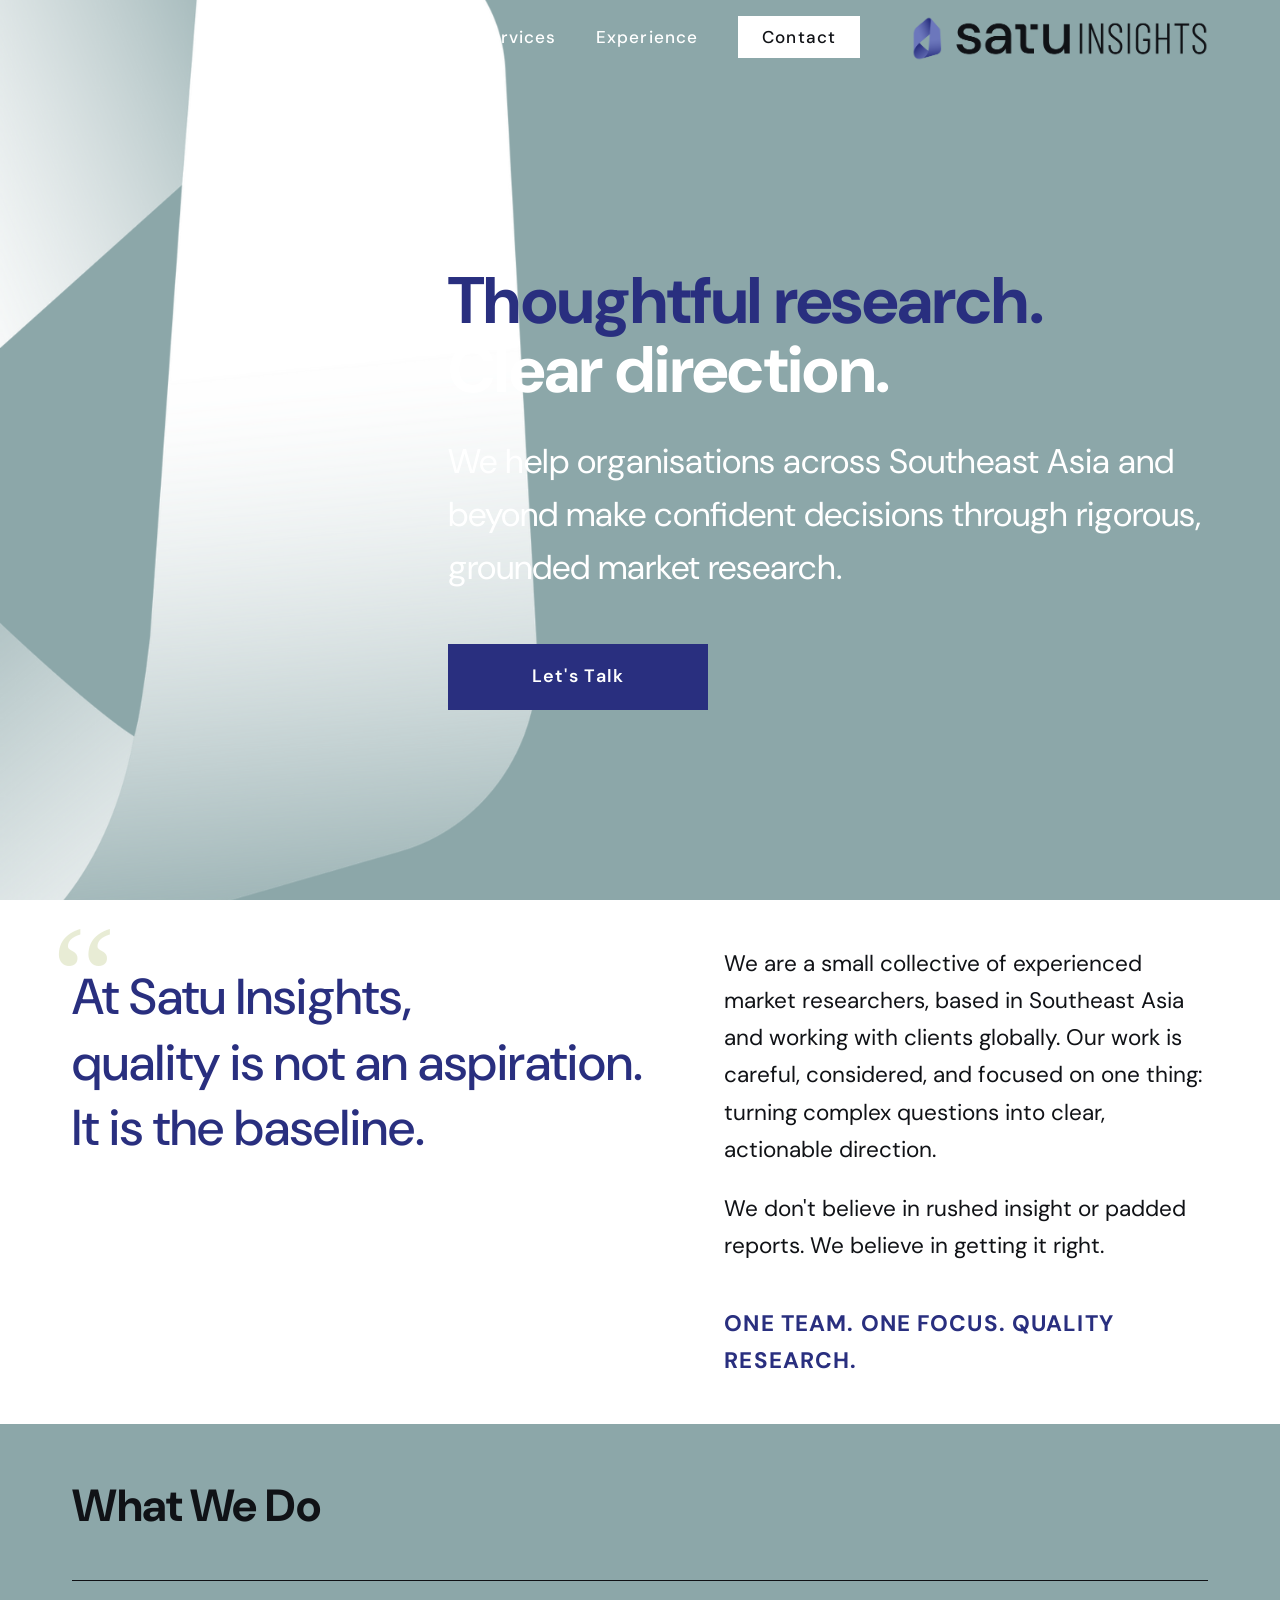
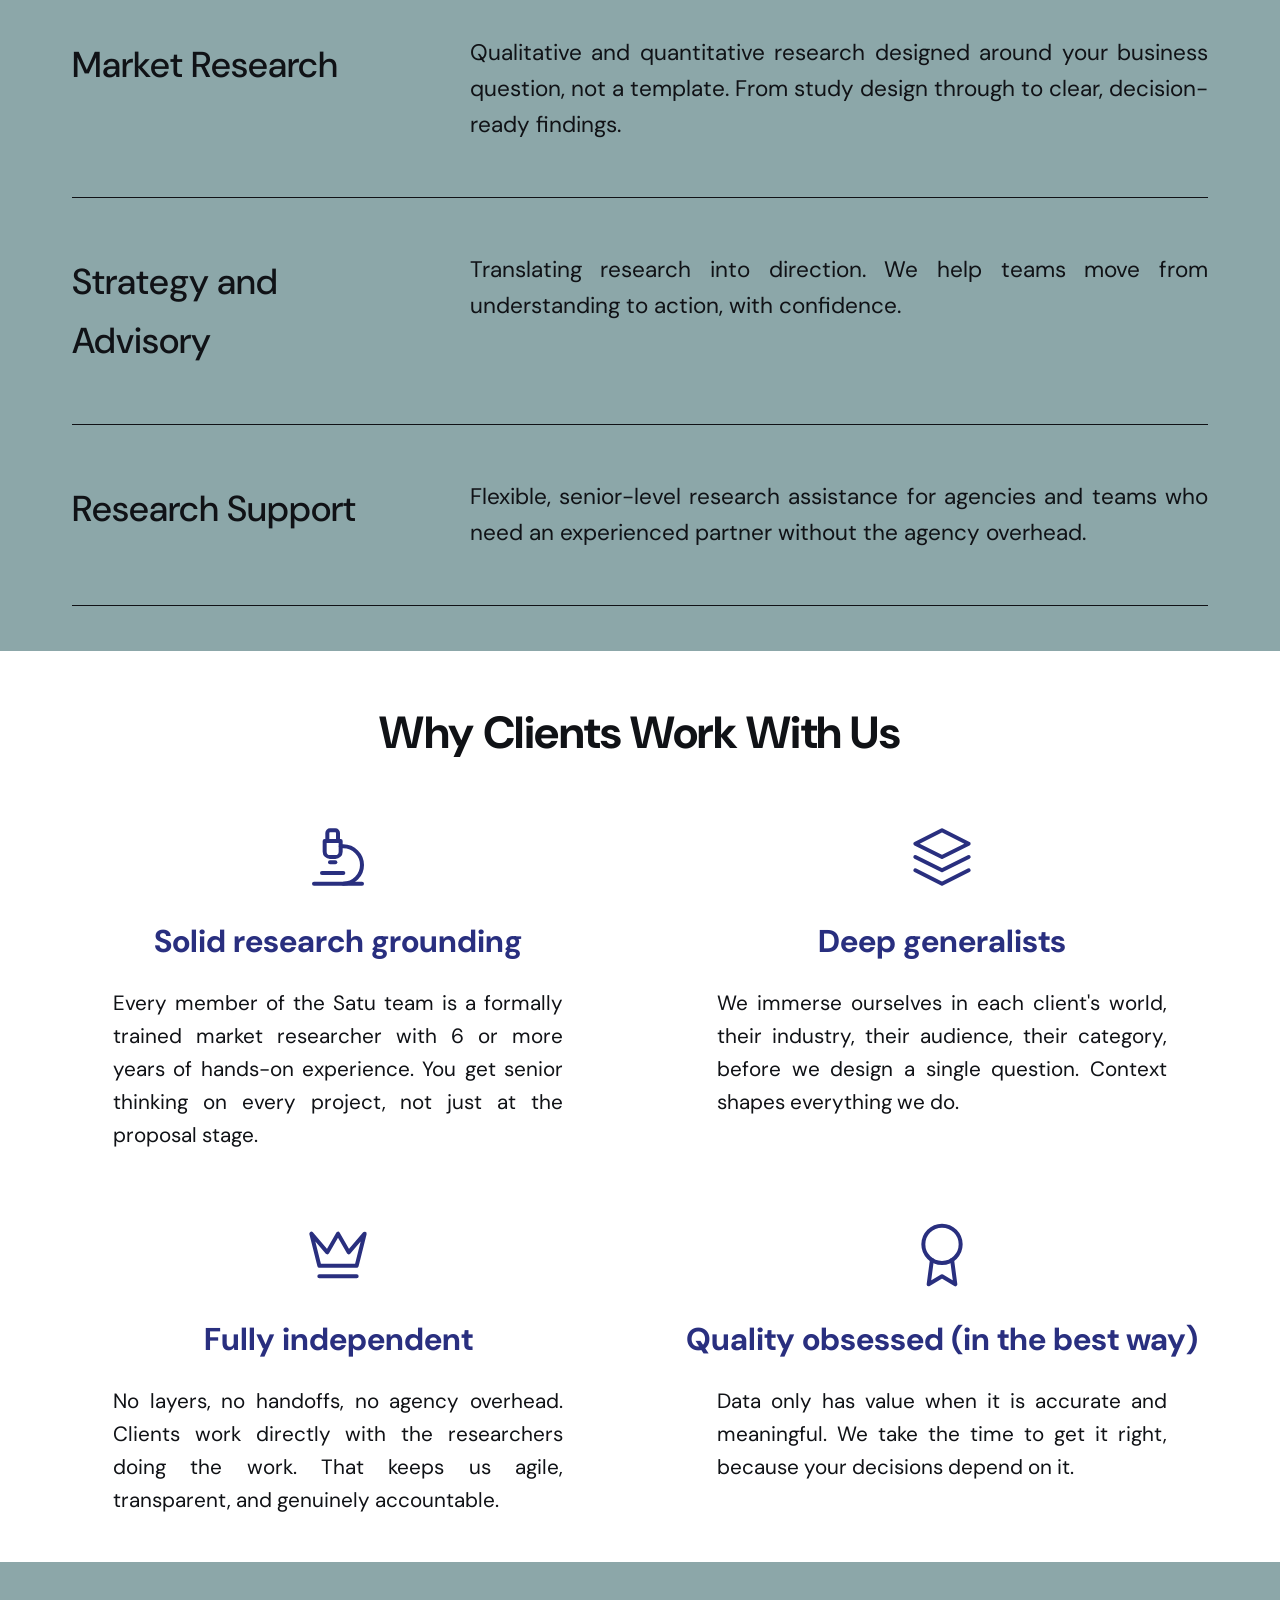
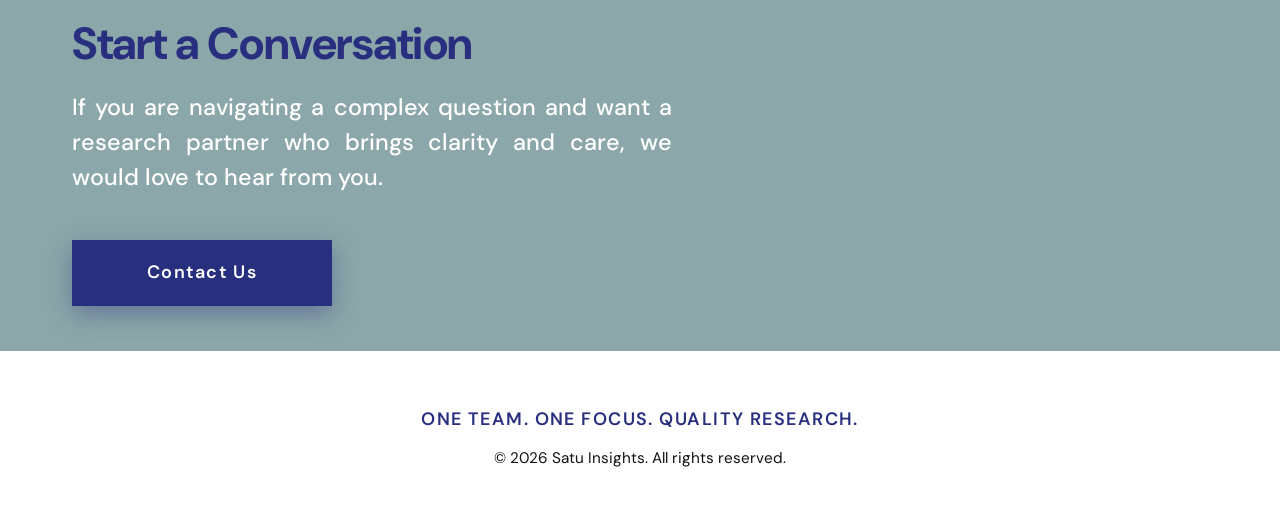
<file: index.html>
<!DOCTYPE html>
<html lang="en">

<head>
  <meta charset="UTF-8">
  <meta name="viewport" content="width=device-width, initial-scale=1.0">
  <title>Satu Insights | Market Research, Southeast Asia</title>
  <meta name="description"
    content="We help organisations across Southeast Asia and beyond make confident decisions through rigorous, grounded market research.">
  <link rel="preconnect" href="https://fonts.googleapis.com">
  <link rel="preconnect" href="https://fonts.gstatic.com" crossorigin>
  <link href="https://fonts.googleapis.com/css2?family=DM+Sans:wght@400;500;600;700&display=swap" rel="stylesheet">
  <link rel="icon" type="image/png" href="img/favicon.png">
  <link rel="stylesheet" href="css/style.css">
</head>

<body>
  <div class="ambient-bg" aria-hidden="true">
    <span class="blob blob-1"></span>
    <span class="blob blob-2"></span>
    <span class="blob blob-3"></span>
  </div>

  <header class="site-header">
    <div class="container header-inner">
      <a href="index.html" class="logo">
        <img src="img/logo.png" alt="Satu Insights Logo" class="logo-img">
      </a>
      <button class="nav-toggle" aria-label="Open menu" aria-expanded="false">
        <span></span>
        <span></span>
        <span></span>
      </button>
      <nav class="site-nav" aria-label="Main navigation">
        <ul>
          <li><a href="index.html" class="active">Home</a></li>
          <li><a href="about.html">About</a></li>
          <li><a href="services.html">Services</a></li>
          <li><a href="experience.html">Experience</a></li>
          <li><a href="contact.html" class="nav-cta">Contact</a></li>
        </ul>
      </nav>
    </div>
  </header>

  <main>
    <section class="hero">
      <div class="container">
        <h1 class="hero-animate"><span style="color: #292F7F;">Thoughtful research.</span><br>Clear direction.</h1>
        <p class="hero-sub hero-animate hero-animate-delay-1">We help organisations across Southeast Asia and beyond
          make confident decisions through rigorous, grounded market research.</p>
        <a href="contact.html" class="btn hero-animate hero-animate-delay-2">Let's talk</a>
      </div>
    </section>

    <div class="white-bg-wrapper">
      <section class="section intro-section">
        <div class="container reveal intro-grid">
          <div class="intro-left">
            <p class="lead">At Satu Insights,<br>quality is not an aspiration.<br>It is the baseline.</p>
          </div>
          <div class="intro-right">
            <p>We are a small collective of experienced market researchers, based in Southeast Asia and working with
              clients globally. Our work is careful, considered, and focused on one thing: turning complex questions
              into clear, actionable direction.</p>
            <p>We don't believe in rushed insight or padded reports. We believe in getting it right.</p>
            <p class="tagline">One Team. One Focus. Quality Research.</p>
          </div>
        </div>
      </section>

      <section class="section" style="background-color: #8CA7A9;">
        <div class="container">
          <h2 class="section-title reveal" style="margin-bottom: 2rem;">What We Do</h2>
          <div class="corrigan-list reveal">
            <div class="corrigan-item">
              <h3>Market Research</h3>
              <p>Qualitative and quantitative research designed around your business question, not a template. From
                study
                design through to clear, decision-ready findings.</p>
            </div>
            <div class="corrigan-item">
              <h3>Strategy and Advisory</h3>
              <p>Translating research into direction. We help teams move from understanding to action, with confidence.
              </p>
            </div>
            <div class="corrigan-item">
              <h3>Research Support</h3>
              <p>Flexible, senior-level research assistance for agencies and teams who need an experienced partner
                without
                the agency overhead.</p>
            </div>
          </div>
        </div>
      </section>

      <section class="section feature-section" style="background-color: #FFFFFF;">
        <div class="container">
          <h2 class="section-title reveal" style="text-align: center; margin-bottom: 3rem;">Why Clients Work With Us
          </h2>
          <div class="clove-grid reveal">
            <div class="clove-item">
              <!-- Microscope SVG -->
              <svg class="clove-icon" xmlns="http://www.w3.org/2000/svg" viewBox="0 0 24 24" fill="none" stroke="#292F7F" stroke-width="1.5" stroke-linecap="round" stroke-linejoin="round" aria-hidden="true">
                <path d="M6 18h8"/>
                <path d="M3 22h18"/>
                <path d="M14 22a7 7 0 1 0 0-14h-1"/>
                <path d="M9 14h2"/>
                <path d="M9 12a2 2 0 0 1-2-2V6h6v4a2 2 0 0 1-2 2Z"/>
                <path d="M12 6V3a1 1 0 0 0-1-1H9a1 1 0 0 0-1 1v3"/>
              </svg>
              <h3>Solid research grounding</h3>
              <p>Every member of the Satu team is a formally trained market researcher with 6 or more years of hands-on
                experience. You get senior thinking on every project, not just at the proposal stage.</p>
            </div>
            <div class="clove-item">
              <!-- Layers SVG -->
              <svg class="clove-icon" xmlns="http://www.w3.org/2000/svg" viewBox="0 0 24 24" fill="none" stroke="#292F7F" stroke-width="1.5" stroke-linecap="round" stroke-linejoin="round" aria-hidden="true">
                <polygon points="12 2 2 7 12 12 22 7 12 2"/>
                <polyline points="2 12 12 17 22 12"/>
                <polyline points="2 17 12 22 22 17"/>
              </svg>
              <h3>Deep generalists</h3>
              <p>We immerse ourselves in each client's world, their industry, their audience, their category, before we
                design a single question. Context shapes everything we do.</p>
            </div>
            <div class="clove-item">
              <!-- Crown SVG -->
              <svg class="clove-icon" xmlns="http://www.w3.org/2000/svg" viewBox="0 0 24 24" fill="none" stroke="#292F7F" stroke-width="1.5" stroke-linecap="round" stroke-linejoin="round" aria-hidden="true">
                <path d="m2 4 3 12h14l3-12-6 7-4-7-4 7-6-7zm3 16h14"/>
              </svg>
              <h3>Fully independent</h3>
              <p>No layers, no handoffs, no agency overhead. Clients work directly with the researchers doing the work.
                That keeps us agile, transparent, and genuinely accountable.</p>
            </div>
            <div class="clove-item">
              <!-- Award SVG -->
              <svg class="clove-icon" xmlns="http://www.w3.org/2000/svg" viewBox="0 0 24 24" fill="none" stroke="#292F7F" stroke-width="1.5" stroke-linecap="round" stroke-linejoin="round" aria-hidden="true">
                <circle cx="12" cy="8" r="7"/>
                <polyline points="8.21 13.89 7 23 12 20 17 23 15.79 13.88"/>
              </svg>
              <h3>Quality obsessed (in the best way)</h3>
              <p>Data only has value when it is accurate and meaningful. We take the time to get it right, because your
                decisions depend on it.</p>
            </div>
          </div>
        </div>
      </section>

      <section class="section pill-cta-wrapper">
        <div class="container reveal">
          <div class="pill-cta">
            <div style="display: flex; flex-direction: column; gap: 0.5rem;">
              <h2 class="section-title" style="color: #292F7F; margin-bottom: 0;">Start a Conversation</h2>
              <p class="lead" style="margin-bottom: 0;">If you are navigating a complex question and want a research
                partner who brings clarity and
                care, we would love to hear from you.</p>
            </div>
            <a href="contact.html" class="btn pill-btn">Contact us</a>
          </div>
        </div>
      </section>
    </div>
  </main>

  <footer class="site-footer">
    <div class="container footer-inner">
      <p class="footer-tagline">One Team. One Focus. Quality Research.</p>
      <p class="footer-copy">&copy; 2026 Satu Insights. All rights reserved.</p>
    </div>
  </footer>

  <script src="js/main.js"></script>
</body>

</html>
</file>
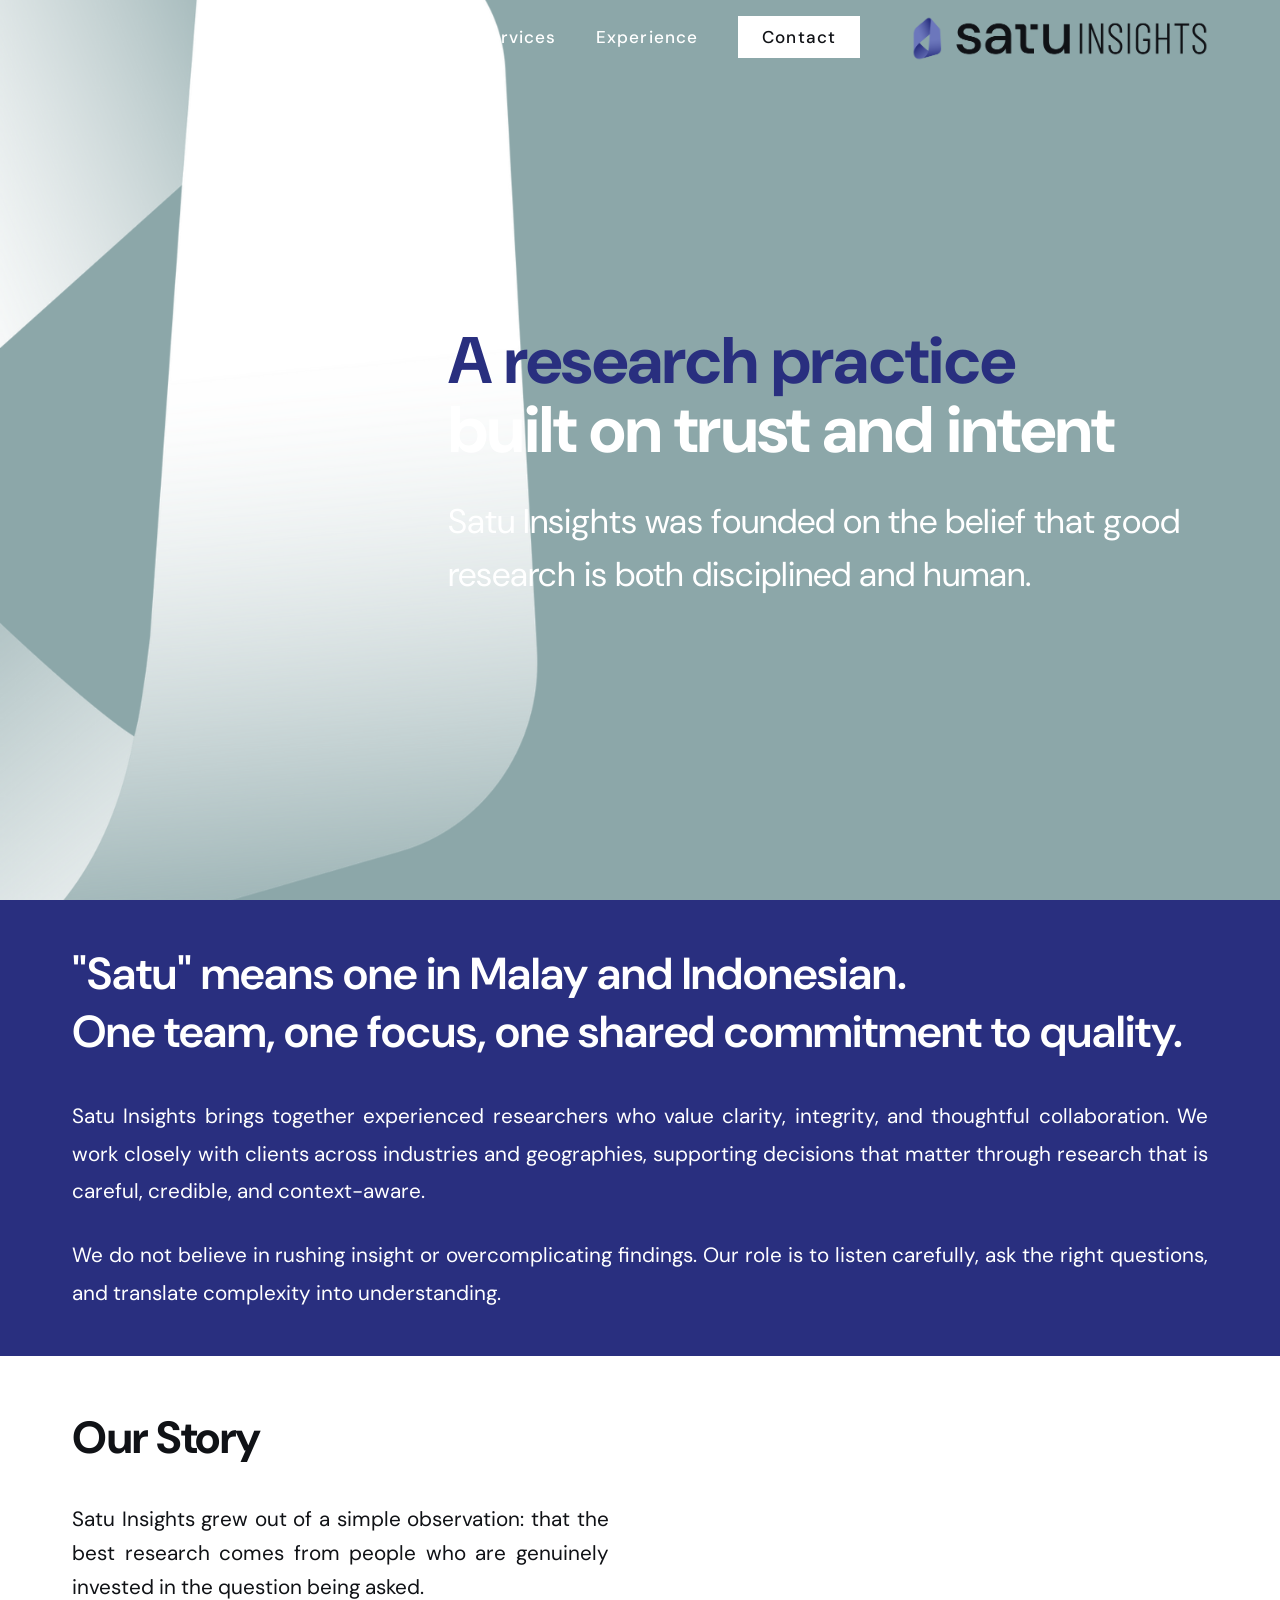
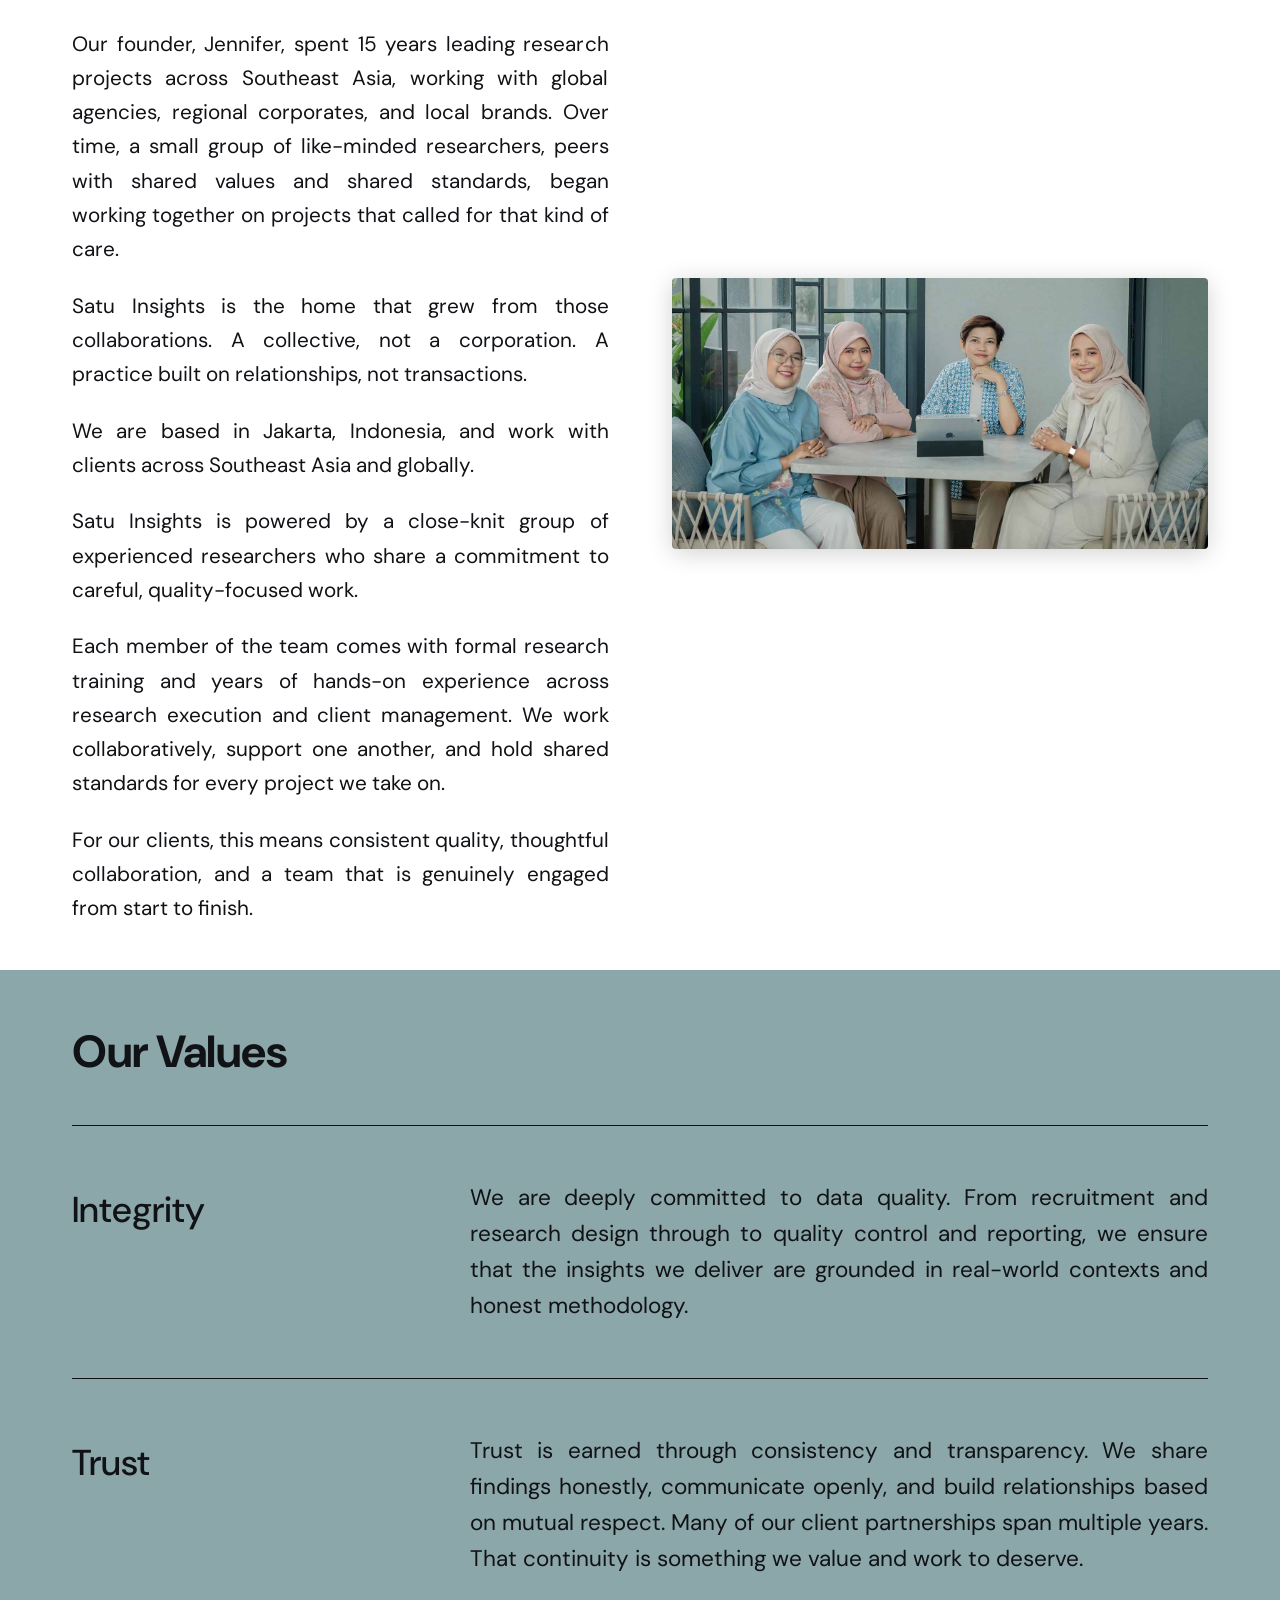
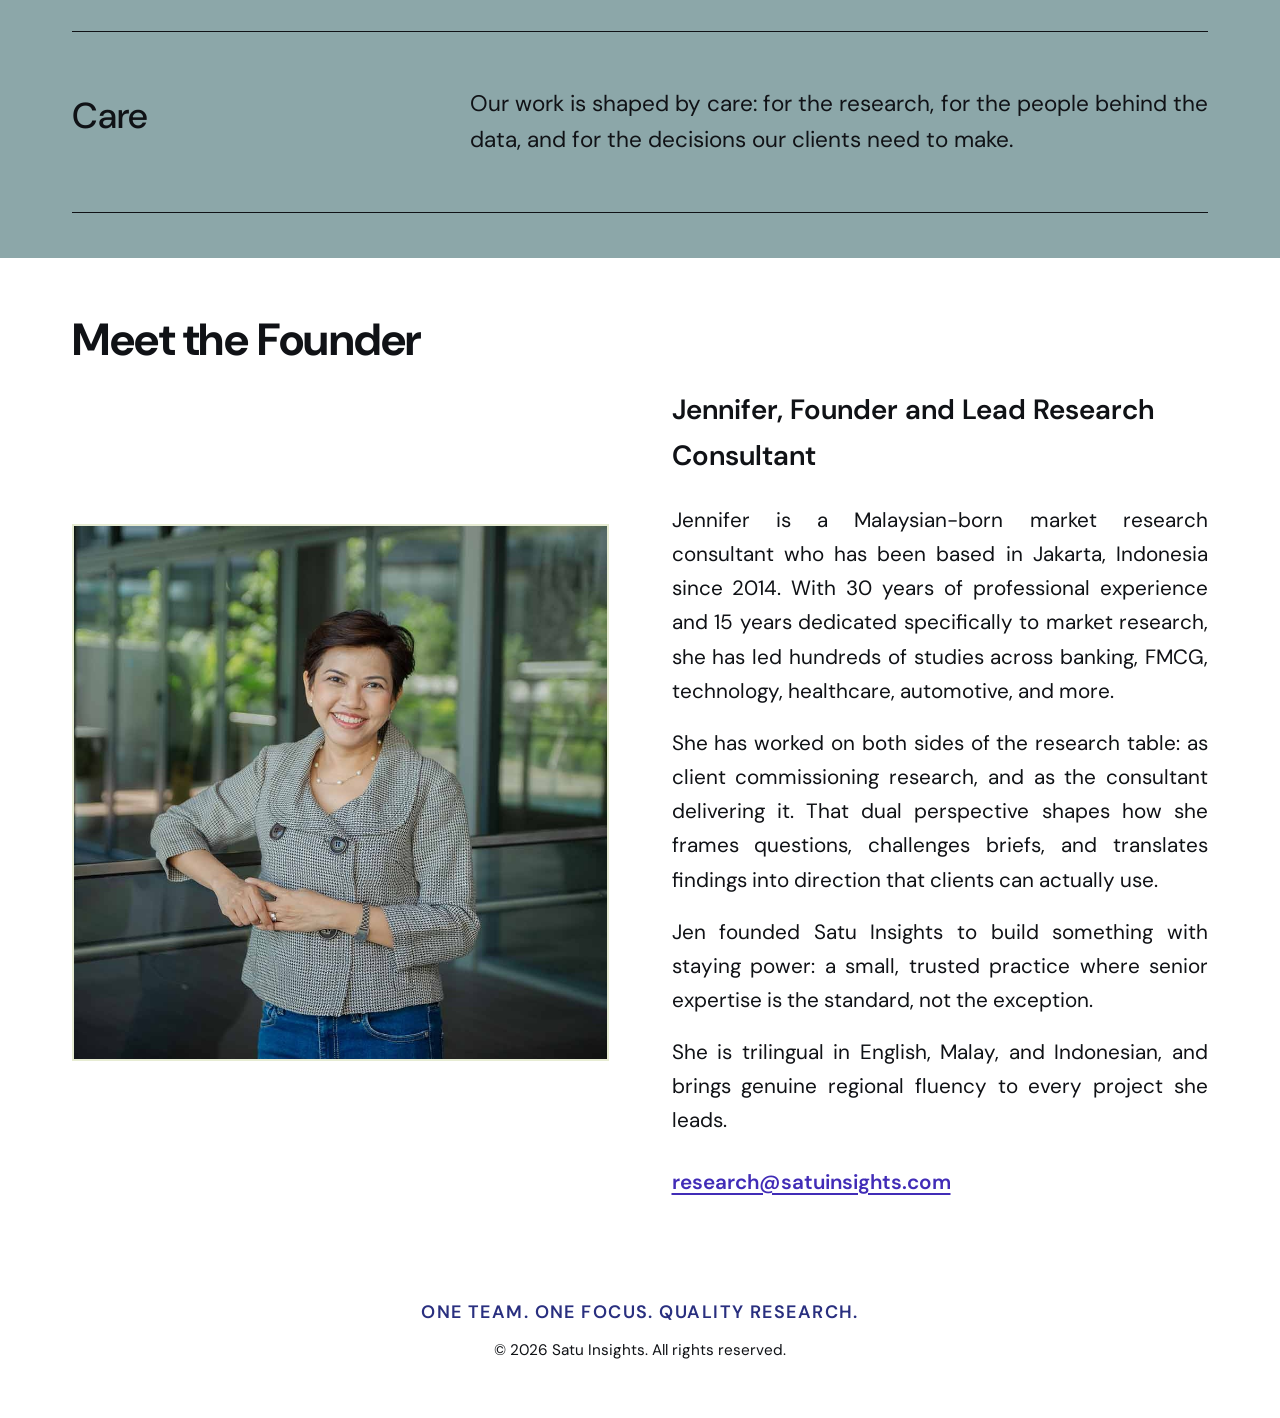
<file: about.html>
<!DOCTYPE html>
<html lang="en">

<head>
  <meta charset="UTF-8">
  <meta name="viewport" content="width=device-width, initial-scale=1.0">
  <title>About Us | Satu Insights</title>
  <meta name="description"
    content="Satu Insights was founded on the belief that good research is both disciplined and human.">
  <link rel="preconnect" href="https://fonts.googleapis.com">
  <link rel="preconnect" href="https://fonts.gstatic.com" crossorigin>
  <link href="https://fonts.googleapis.com/css2?family=DM+Sans:wght@400;500;600;700&display=swap" rel="stylesheet">
  <link rel="icon" type="image/png" href="img/favicon.png">
  <link rel="stylesheet" href="css/style.css">
</head>

<body>
  <div class="ambient-bg" aria-hidden="true">
    <span class="blob blob-1"></span>
    <span class="blob blob-2"></span>
    <span class="blob blob-3"></span>
  </div>

  <header class="site-header">
    <div class="container header-inner">
      <a href="index.html" class="logo">
        <img src="img/logo.png" alt="Satu Insights Logo" class="logo-img">
      </a>
      <button class="nav-toggle" aria-label="Open menu" aria-expanded="false">
        <span></span>
        <span></span>
        <span></span>
      </button>
      <nav class="site-nav" aria-label="Main navigation">
        <ul>
          <li><a href="index.html">Home</a></li>
          <li><a href="about.html" class="active">About</a></li>
          <li><a href="services.html">Services</a></li>
          <li><a href="experience.html">Experience</a></li>
          <li><a href="contact.html" class="nav-cta">Contact</a></li>
        </ul>
      </nav>
    </div>
  </header>

  <main>
    <section class="page-hero">
      <div class="container">
        <h1 class="hero-animate"><span style="color: #292F7F;">A research practice</span><br>built on trust and intent
        </h1>
        <p class="page-sub hero-animate hero-animate-delay-1" style="max-width: 900px;">Satu Insights was founded on the
          belief that good research is both disciplined and human.</p>
      </div>
    </section>

    <div class="white-bg-wrapper no-bg-image">

      <section class="section" style="background-color: #292F7F;">
        <div class="container reveal">
          <h2 style="color: #FFFFFF; font-size: clamp(1.8rem, 3.5vw, 2.6rem); line-height: 1.3; margin-bottom: 2rem; font-family: var(--font-family-serif, inherit); font-weight: 600;">
            "Satu" means one in Malay and Indonesian.<br>One team, one focus, one shared commitment to quality.
          </h2>
          <div style="font-size: 1.15rem; line-height: 1.8; color: #FFFFFF;">
            <p style="margin-bottom: 1.5rem; text-align: justify !important; color: #FFFFFF !important;">Satu Insights brings together experienced researchers who value clarity, integrity, and thoughtful collaboration. We work closely with clients across industries and geographies, supporting decisions that matter through research that is careful, credible, and context-aware.</p>
            <p style="text-align: justify !important; color: #FFFFFF !important;">We do not believe in rushing insight or overcomplicating findings. Our role is to listen carefully, ask the right questions, and translate complexity into understanding.</p>
          </div>
        </div>
      </section>

      <section class="section">
        <div class="container reveal">
          <h2 class="section-title" style="margin-bottom: 1.5rem;">Our Story</h2>
          <div class="story-block">
            <div class="story-content">
              <p>Satu Insights grew out of a simple observation: that the best research comes from people who are
                genuinely
                invested in the question being asked.</p>
              <p>Our founder, Jennifer, spent 15 years leading research projects across Southeast Asia, working with
                global
                agencies, regional corporates, and local brands. Over time, a small group of like-minded researchers,
                peers
                with shared values and shared standards, began working together on projects that called for that kind of
                care.
              </p>
              <p>Satu Insights is the home that grew from those collaborations. A collective, not a corporation. A
                practice
                built on relationships, not transactions.</p>
              <p>We are based in Jakarta, Indonesia, and work with clients across Southeast Asia and globally.</p>
              <p>Satu Insights is powered by a close-knit group of experienced researchers who share a commitment to
                careful, quality-focused work.</p>
              <p>Each member of the team comes with formal research training and years of hands-on experience across
                research execution and client management. We work collaboratively, support one another, and hold shared
                standards for every project we take on.</p>
              <p>For our clients, this means consistent quality, thoughtful collaboration, and a team that is genuinely
                engaged from start to finish.</p>
            </div>
            <div class="story-image">
              <img src="img/our_team.jpg" alt="Satu Insights Team"
                style="width: 100%; border-radius: var(--radius); box-shadow: var(--shadow-card);">
            </div>
          </div>
        </div>
      </section>

      <section class="section" style="background-color: #8CA7A9;">
        <div class="container">
          <h2 class="section-title reveal" style="margin-bottom: 2rem;">Our Values</h2>
          <div class="corrigan-list reveal">
            <div class="corrigan-item">
              <h3>Integrity</h3>
              <p>We are deeply committed to data quality. From recruitment and research design through to quality
                control
                and reporting, we ensure that the insights we deliver are grounded in real-world contexts and honest
                methodology.</p>
            </div>
            <div class="corrigan-item">
              <h3>Trust</h3>
              <p>Trust is earned through consistency and transparency. We share findings honestly, communicate openly,
                and
                build relationships based on mutual respect. Many of our client partnerships span multiple years. That
                continuity is something we value and work to deserve.</p>
            </div>
            <div class="corrigan-item">
              <h3>Care</h3>
              <p>Our work is shaped by care: for the research, for the people behind the data, and for the decisions our
                clients need to make.</p>
            </div>
          </div>
        </div>
      </section>

      <section class="section">
        <div class="container">
          <h2 class="section-title reveal" style="margin-bottom: 0.5rem;">Meet the Founder</h2>
          <div class="founder-block reveal">
            <div class="founder-photo">
              <img src="img/founder.jpg" alt="Jennifer, Founder and Lead Research Consultant"
                style="width: 100%; height: 100%; object-fit: cover;">
            </div>
            <div class="founder-bio">
              <h3>Jennifer, Founder and Lead Research Consultant</h3>
              <p>Jennifer is a Malaysian-born market research consultant who has been based in Jakarta, Indonesia since
                2014. With 30 years of professional experience and 15 years dedicated specifically to market research,
                she
                has led hundreds of studies across banking, FMCG, technology, healthcare, automotive, and more.</p>
              <p>She has worked on both sides of the research table: as client commissioning research, and as the
                consultant delivering it. That dual perspective shapes how she frames questions, challenges briefs, and
                translates findings into direction that clients can actually use.</p>
              <p>Jen founded Satu Insights to build something with staying power: a small, trusted practice where senior
                expertise is the standard, not the exception.</p>
              <p>She is trilingual in English, Malay, and Indonesian, and brings genuine regional fluency to every
                project
                she leads.</p>
              <p class="founder-contact"><a href="mailto:research@satuinsights.com">research@satuinsights.com</a></p>
            </div>
          </div>
        </div>
      </section>


    </div>
  </main>

  <footer class="site-footer">
    <div class="container footer-inner">
      <p class="footer-tagline">One Team. One Focus. Quality Research.</p>
      <p class="footer-copy">&copy; 2026 Satu Insights. All rights reserved.</p>
    </div>
  </footer>

  <script src="js/main.js"></script>
</body>

</html>
</file>
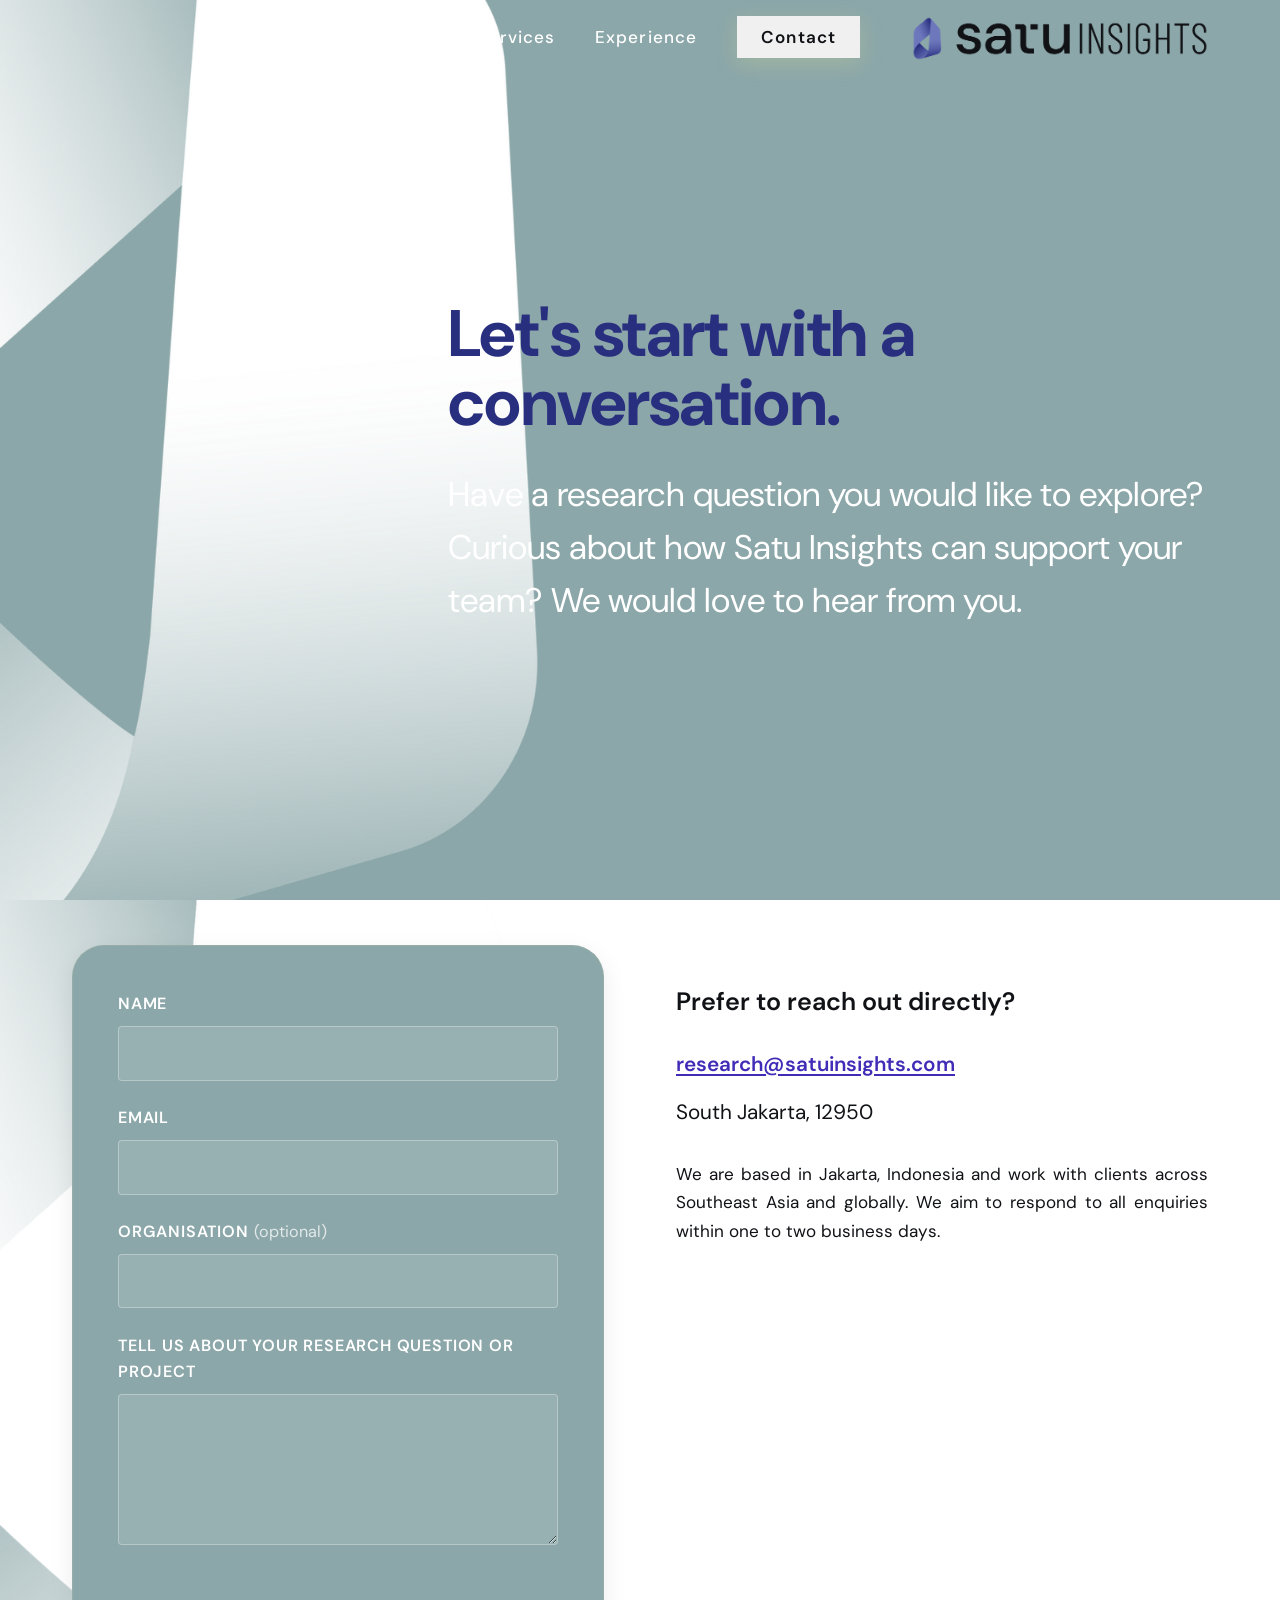
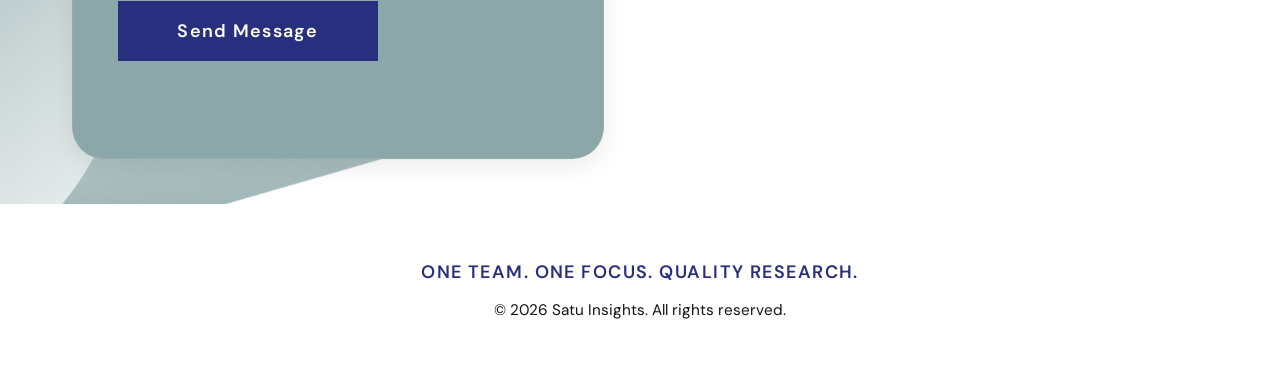
<file: contact.html>
<!DOCTYPE html>
<html lang="en">

<head>
  <meta charset="UTF-8">
  <meta name="viewport" content="width=device-width, initial-scale=1.0">
  <title>Contact | Satu Insights</title>
  <meta name="description"
    content="Have a research question you would like to explore? We would love to hear from you.">
  <link rel="preconnect" href="https://fonts.googleapis.com">
  <link rel="preconnect" href="https://fonts.gstatic.com" crossorigin>
  <link href="https://fonts.googleapis.com/css2?family=DM+Sans:wght@400;500;600;700&display=swap" rel="stylesheet">
  <link rel="icon" type="image/png" href="img/favicon.png">
  <link rel="stylesheet" href="css/style.css">
</head>

<body>
  <div class="ambient-bg" aria-hidden="true">
    <span class="blob blob-1"></span>
    <span class="blob blob-2"></span>
    <span class="blob blob-3"></span>
  </div>

  <header class="site-header">
    <div class="container header-inner">
      <a href="index.html" class="logo">
        <img src="img/logo.png" alt="Satu Insights Logo" class="logo-img">
      </a>
      <button class="nav-toggle" aria-label="Open menu" aria-expanded="false">
        <span></span>
        <span></span>
        <span></span>
      </button>
      <nav class="site-nav" aria-label="Main navigation">
        <ul>
          <li><a href="index.html">Home</a></li>
          <li><a href="about.html">About</a></li>
          <li><a href="services.html">Services</a></li>
          <li><a href="experience.html">Experience</a></li>
          <li><a href="contact.html" class="active nav-cta">Contact</a></li>
        </ul>
      </nav>
    </div>
  </header>

  <main>
    <section class="page-hero">
      <div class="container">
        <h1 class="hero-animate"><span style="color: #292F7F;">Let's start with a conversation.</span></h1>
        <p class="page-sub hero-animate hero-animate-delay-1">Have a research question you would like to explore?
          Curious about how Satu Insights can support your team? We would love to hear from you.</p>
      </div>
    </section>

    <div class="white-bg-wrapper">
      <section class="section">
        <div class="container">
          <div class="contact-layout">
            <form class="contact-form reveal" id="contactForm" novalidate>
              <div class="form-group">
                <label for="name">Name</label>
                <input type="text" id="name" name="name" required autocomplete="name">
              </div>
              <div class="form-group">
                <label for="email">Email</label>
                <input type="email" id="email" name="email" required autocomplete="email">
              </div>
              <div class="form-group">
                <label for="organisation">Organisation <span class="optional">(optional)</span></label>
                <input type="text" id="organisation" name="organisation" autocomplete="organization">
              </div>
              <div class="form-group">
                <label for="message">Tell us about your research question or project</label>
                <textarea id="message" name="message" rows="5" required></textarea>
              </div>
              <button type="submit" class="btn">Send message</button>
              <p class="form-feedback" id="formFeedback" role="status" aria-live="polite"></p>
            </form>

            <aside class="contact-direct reveal reveal-delay-2">
              <h2>Prefer to reach out directly?</h2>
              <p><a href="mailto:research@satuinsights.com">research@satuinsights.com</a></p>
              <p>South Jakarta, 12950</p>
              <p class="contact-note">We are based in Jakarta, Indonesia and work with clients across Southeast Asia and
                globally. We aim to respond to all enquiries within one to two business days.</p>
            </aside>
          </div>
        </div>
      </section>
    </div>
  </main>

  <footer class="site-footer">
    <div class="container footer-inner">
      <p class="footer-tagline">One Team. One Focus. Quality Research.</p>
      <p class="footer-copy">&copy; 2026 Satu Insights. All rights reserved.</p>
    </div>
  </footer>

  <script src="js/main.js"></script>
</body>

</html>
</file>
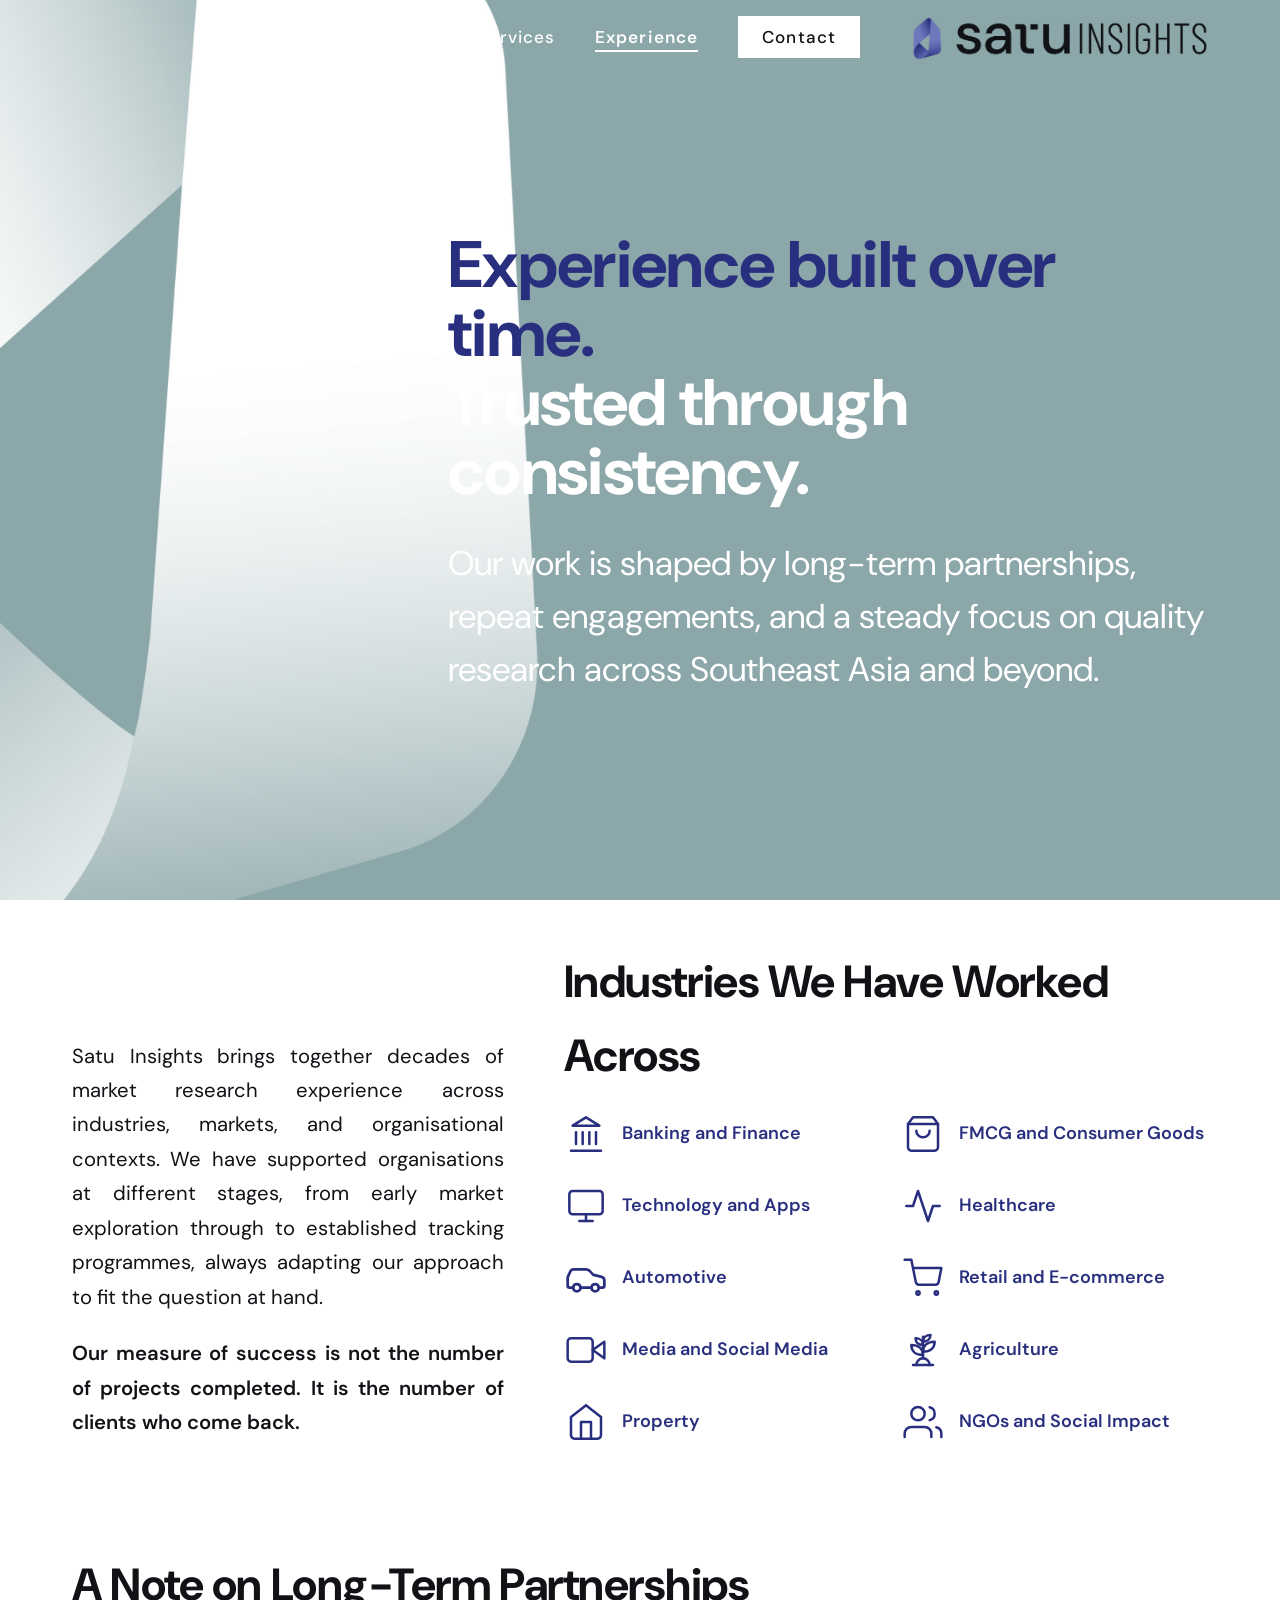
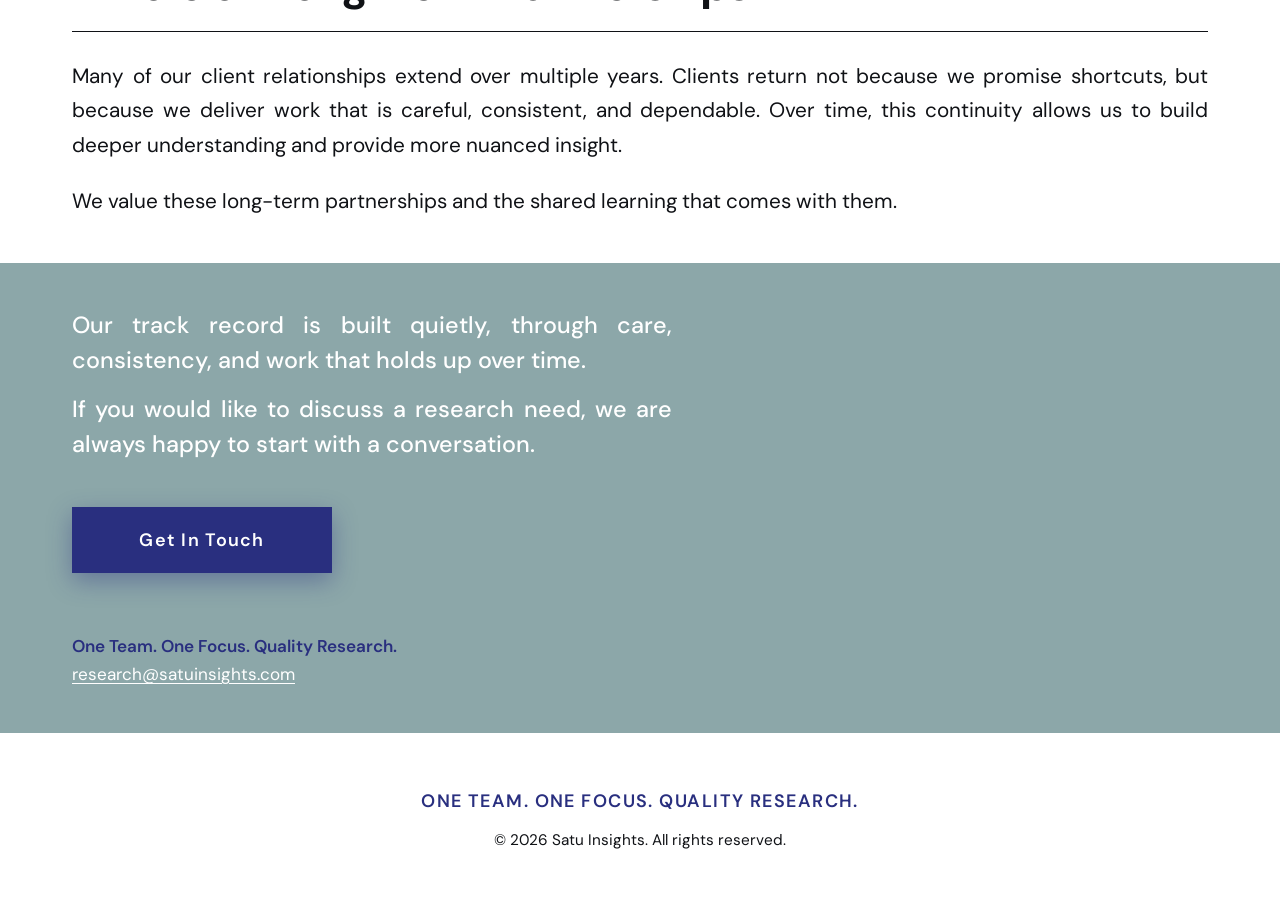
<file: experience.html>
<!DOCTYPE html>
<html lang="en">

<head>
  <meta charset="UTF-8">
  <meta name="viewport" content="width=device-width, initial-scale=1.0">
  <title>Our Experience | Satu Insights</title>
  <meta name="description"
    content="Experience built over time. Trusted through consistency across Southeast Asia and beyond.">
  <link rel="preconnect" href="https://fonts.googleapis.com">
  <link rel="preconnect" href="https://fonts.gstatic.com" crossorigin>
  <link href="https://fonts.googleapis.com/css2?family=DM+Sans:wght@400;500;600;700&display=swap" rel="stylesheet">
  <link rel="icon" type="image/png" href="img/favicon.png">
  <link rel="stylesheet" href="css/style.css">
</head>

<body>
  <div class="ambient-bg" aria-hidden="true">
    <span class="blob blob-1"></span>
    <span class="blob blob-2"></span>
    <span class="blob blob-3"></span>
  </div>

  <header class="site-header">
    <div class="container header-inner">
      <a href="index.html" class="logo">
        <img src="img/logo.png" alt="Satu Insights Logo" class="logo-img">
      </a>
      <button class="nav-toggle" aria-label="Open menu" aria-expanded="false">
        <span></span>
        <span></span>
        <span></span>
      </button>
      <nav class="site-nav" aria-label="Main navigation">
        <ul>
          <li><a href="index.html">Home</a></li>
          <li><a href="about.html">About</a></li>
          <li><a href="services.html">Services</a></li>
          <li><a href="experience.html" class="active">Experience</a></li>
          <li><a href="contact.html" class="nav-cta">Contact</a></li>
        </ul>
      </nav>
    </div>
  </header>

  <main>
    <section class="page-hero">
      <div class="container">
        <h1 class="hero-animate"><span style="color: #292F7F;">Experience built over time.</span><br>Trusted through
          consistency.</h1>
        <p class="page-sub hero-animate hero-animate-delay-1">Our work is shaped by long-term partnerships, repeat
          engagements, and a steady focus on quality research across Southeast Asia and beyond.</p>
      </div>
    </section>

    <div class="white-bg-wrapper no-bg-image">
      <section class="section">
        <div class="container">
          <div class="industry-split reveal">
            <div class="industry-left" style="padding-top: 5.2rem;">
              <p>Satu Insights brings together decades of market research experience across industries, markets, and
                organisational contexts. We have supported organisations at different stages, from early market
                exploration
                through to established tracking programmes, always adapting our approach to fit the question at hand.
              </p>
              <p style="margin-top: 1.2rem; font-weight: 600;">Our measure of success is not the number of projects
                completed. It is the number of clients who come back.</p>
            </div>
            <div class="industry-right">
              <h2 class="section-title" style="text-align: left; margin-bottom: 0.25rem;">Industries We Have Worked
                Across</h2>
              <div class="industry-grid">
                <div class="industry-item">
                  <span class="industry-icon">
                    <svg xmlns="http://www.w3.org/2000/svg" width="32" height="32" viewBox="0 0 24 24" fill="none"
                      stroke="currentColor" stroke-width="1.5" stroke-linecap="round" stroke-linejoin="round">
                      <line x1="3" y1="22" x2="21" y2="22" />
                      <line x1="6" y1="18" x2="6" y2="11" />
                      <line x1="10" y1="18" x2="10" y2="11" />
                      <line x1="14" y1="18" x2="14" y2="11" />
                      <line x1="18" y1="18" x2="18" y2="11" />
                      <polygon points="12 2 20 7 4 7" />
                    </svg>
                  </span>
                  <h3>Banking and Finance</h3>
                </div>
                <div class="industry-item">
                  <span class="industry-icon">
                    <svg xmlns="http://www.w3.org/2000/svg" width="32" height="32" viewBox="0 0 24 24" fill="none"
                      stroke="currentColor" stroke-width="1.5" stroke-linecap="round" stroke-linejoin="round">
                      <path d="M6 2L3 6v14a2 2 0 002 2h14a2 2 0 002-2V6l-3-4z" />
                      <line x1="3" y1="6" x2="21" y2="6" />
                      <path d="M16 10a4 4 0 01-8 0" />
                    </svg>
                  </span>
                  <h3>FMCG and Consumer Goods</h3>
                </div>
                <div class="industry-item">
                  <span class="industry-icon">
                    <svg xmlns="http://www.w3.org/2000/svg" width="32" height="32" viewBox="0 0 24 24" fill="none"
                      stroke="currentColor" stroke-width="1.5" stroke-linecap="round" stroke-linejoin="round">
                      <rect x="2" y="3" width="20" height="14" rx="2" ry="2" />
                      <line x1="8" y1="21" x2="16" y2="21" />
                      <line x1="12" y1="17" x2="12" y2="21" />
                    </svg>
                  </span>
                  <h3>Technology and Apps</h3>
                </div>
                <div class="industry-item">
                  <span class="industry-icon">
                    <svg xmlns="http://www.w3.org/2000/svg" width="32" height="32" viewBox="0 0 24 24" fill="none"
                      stroke="currentColor" stroke-width="1.5" stroke-linecap="round" stroke-linejoin="round">
                      <path d="M22 12h-4l-3 9L9 3l-3 9H2" />
                    </svg>
                  </span>
                  <h3>Healthcare</h3>
                </div>
                <div class="industry-item">
                  <span class="industry-icon" style="width: 32; height: 32;">
                    <svg xmlns="http://www.w3.org/2000/svg" viewBox="0 0 24 24" fill="none" stroke="currentColor"
                      stroke-width="1.5" stroke-linecap="round" stroke-linejoin="round"
                      style="width: 47px; height: 47px;">
                      <path
                        d="M19 17h2c.6 0 1-.4 1-1v-3c0-.9-.7-1.7-1.5-1.9C18.7 10.6 16 10 16 10s-1.3-1.4-2.2-2.3c-.5-.4-1.1-.7-1.8-.7H5c-.6 0-1.1.4-1.4.9l-1.4 2.9A3.7 3.7 0 0 0 2 12v4c0 .6.4 1 1 1h2" />
                      <circle cx="7" cy="17" r="2" />
                      <path d="M9 17h6" />
                      <circle cx="17" cy="17" r="2" />
                    </svg>
                  </span>
                  <h3>Automotive</h3>
                </div>
                <div class="industry-item">
                  <span class="industry-icon">
                    <svg xmlns="http://www.w3.org/2000/svg" width="32" height="32" viewBox="0 0 24 24" fill="none"
                      stroke="currentColor" stroke-width="1.5" stroke-linecap="round" stroke-linejoin="round">
                      <circle cx="9" cy="21" r="1" />
                      <circle cx="20" cy="21" r="1" />
                      <path d="M1 1h4l2.68 13.39a2 2 0 002 1.61h9.72a2 2 0 002-1.61L23 6H6" />
                    </svg>
                  </span>
                  <h3>Retail and E-commerce</h3>
                </div>
                <div class="industry-item">
                  <span class="industry-icon">
                    <svg xmlns="http://www.w3.org/2000/svg" width="32" height="32" viewBox="0 0 24 24" fill="none"
                      stroke="currentColor" stroke-width="1.5" stroke-linecap="round" stroke-linejoin="round">
                      <path d="M23 7l-7 5 7 5V7z" />
                      <rect x="1" y="5" width="15" height="14" rx="2" ry="2" />
                    </svg>
                  </span>
                  <h3>Media and Social Media</h3>
                </div>
                <div class="industry-item">
                  <span class="industry-icon">
                    <svg xmlns="http://www.w3.org/2000/svg" width="32" height="32" viewBox="0 0 24 24" fill="none"
                      stroke="currentColor" stroke-width="1.5" stroke-linecap="round" stroke-linejoin="round">
                      <path d="M6 21h12" />
                      <path d="M8 21a4 4 0 0 1 8 0" />
                      <path d="M12 17V4" />
                      <path d="M12 15c-4 0-7-2-7-6 4 0 7 2 7 6Z" />
                      <path d="M12 13c4 0 7-2 7-6-4 0-7 2-7 6Z" />
                      <path d="M12 9c-2.5 0-4.5-1.5-4.5-4 2.5 0 4.5 1.5 4.5 4Z" />
                      <path d="M12 7c2.5 0 4.5-1.5 4.5-4-2.5 0-4.5 1.5-4.5 4Z" />
                    </svg>
                  </span>
                  <h3>Agriculture</h3>
                </div>
                <div class="industry-item">
                  <span class="industry-icon">
                    <svg xmlns="http://www.w3.org/2000/svg" width="32" height="32" viewBox="0 0 24 24" fill="none"
                      stroke="currentColor" stroke-width="1.5" stroke-linecap="round" stroke-linejoin="round">
                      <path d="M3 9l9-7 9 7v11a2 2 0 01-2 2H5a2 2 0 01-2-2z" />
                      <polyline points="9 22 9 12 15 12 15 22" />
                    </svg>
                  </span>
                  <h3>Property</h3>
                </div>
                <div class="industry-item">
                  <span class="industry-icon">
                    <svg xmlns="http://www.w3.org/2000/svg" width="32" height="32" viewBox="0 0 24 24" fill="none"
                      stroke="currentColor" stroke-width="1.5" stroke-linecap="round" stroke-linejoin="round">
                      <path d="M17 21v-2a4 4 0 00-4-4H5a4 4 0 00-4 4v2" />
                      <circle cx="9" cy="7" r="4" />
                      <path d="M23 21v-2a4 4 0 00-3-3.87" />
                      <path d="M16 3.13a4 4 0 010 7.75" />
                    </svg>
                  </span>
                  <h3>NGOs and Social Impact</h3>
                </div>
              </div>
            </div>
          </div>
        </div>
      </section>

      <section class="section">
        <div class="container reveal">
          <h2 class="section-title"
            style="margin-bottom: 1.5rem; padding-bottom: 0.5rem; border-bottom: 1px solid #101216;">A Note on Long-Term
            Partnerships</h2>
          <p>Many of our client relationships extend over multiple years. Clients return not because we promise
            shortcuts,
            but because we deliver work that is careful, consistent, and dependable. Over time, this continuity allows
            us
            to build deeper understanding and provide more nuanced insight.</p>
          <p>We value these long-term partnerships and the shared learning that comes with them.</p>
        </div>
      </section>

      <section class="section pill-cta-wrapper">
        <div class="container reveal">
          <div class="pill-cta">
            <p class="lead">Our track record is built quietly, through care, consistency, and work that holds up over
              time.</p>
            <p class="lead">If you would like to discuss a research need, we are always happy to start with a
              conversation.</p>
            <a href="contact.html" class="btn pill-btn">Get in touch</a>
            <p class="closing-contact" style="color: rgba(255,255,255,0.7) !important;">
              <span style="color: #292F7F !important; font-weight: 600;">One Team. One Focus. Quality
                Research.</span><br>
              <a href="mailto:research@satuinsights.com" style="color: white !important;">research@satuinsights.com</a>
            </p>
          </div>
        </div>
      </section>
    </div>
  </main>

  <footer class="site-footer">
    <div class="container footer-inner">
      <p class="footer-tagline" style="color: #292F7F !important; font-weight: 600;">One Team. One Focus. Quality
        Research.</p>
      <p class="footer-copy">&copy; 2026 Satu Insights. All rights reserved.</p>
    </div>
  </footer>

  <script src="js/main.js"></script>
</body>

</html>
</file>
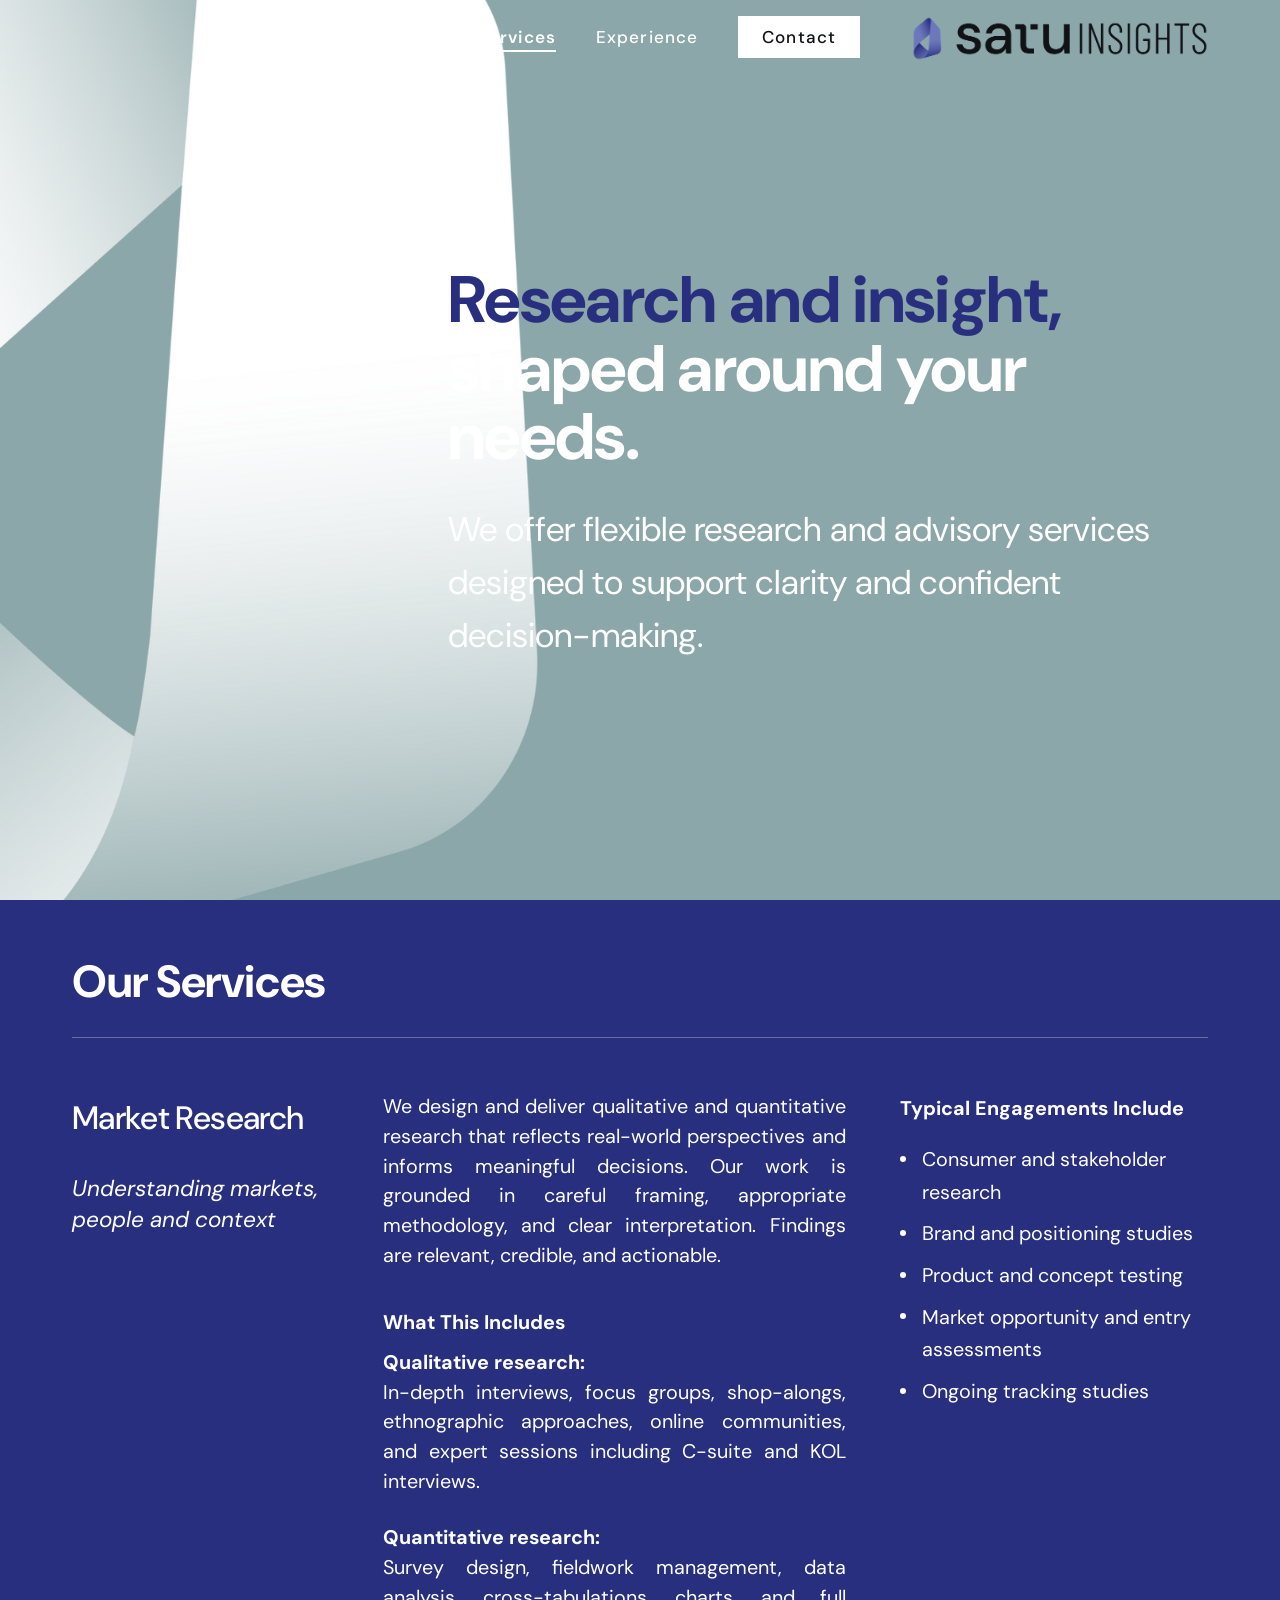
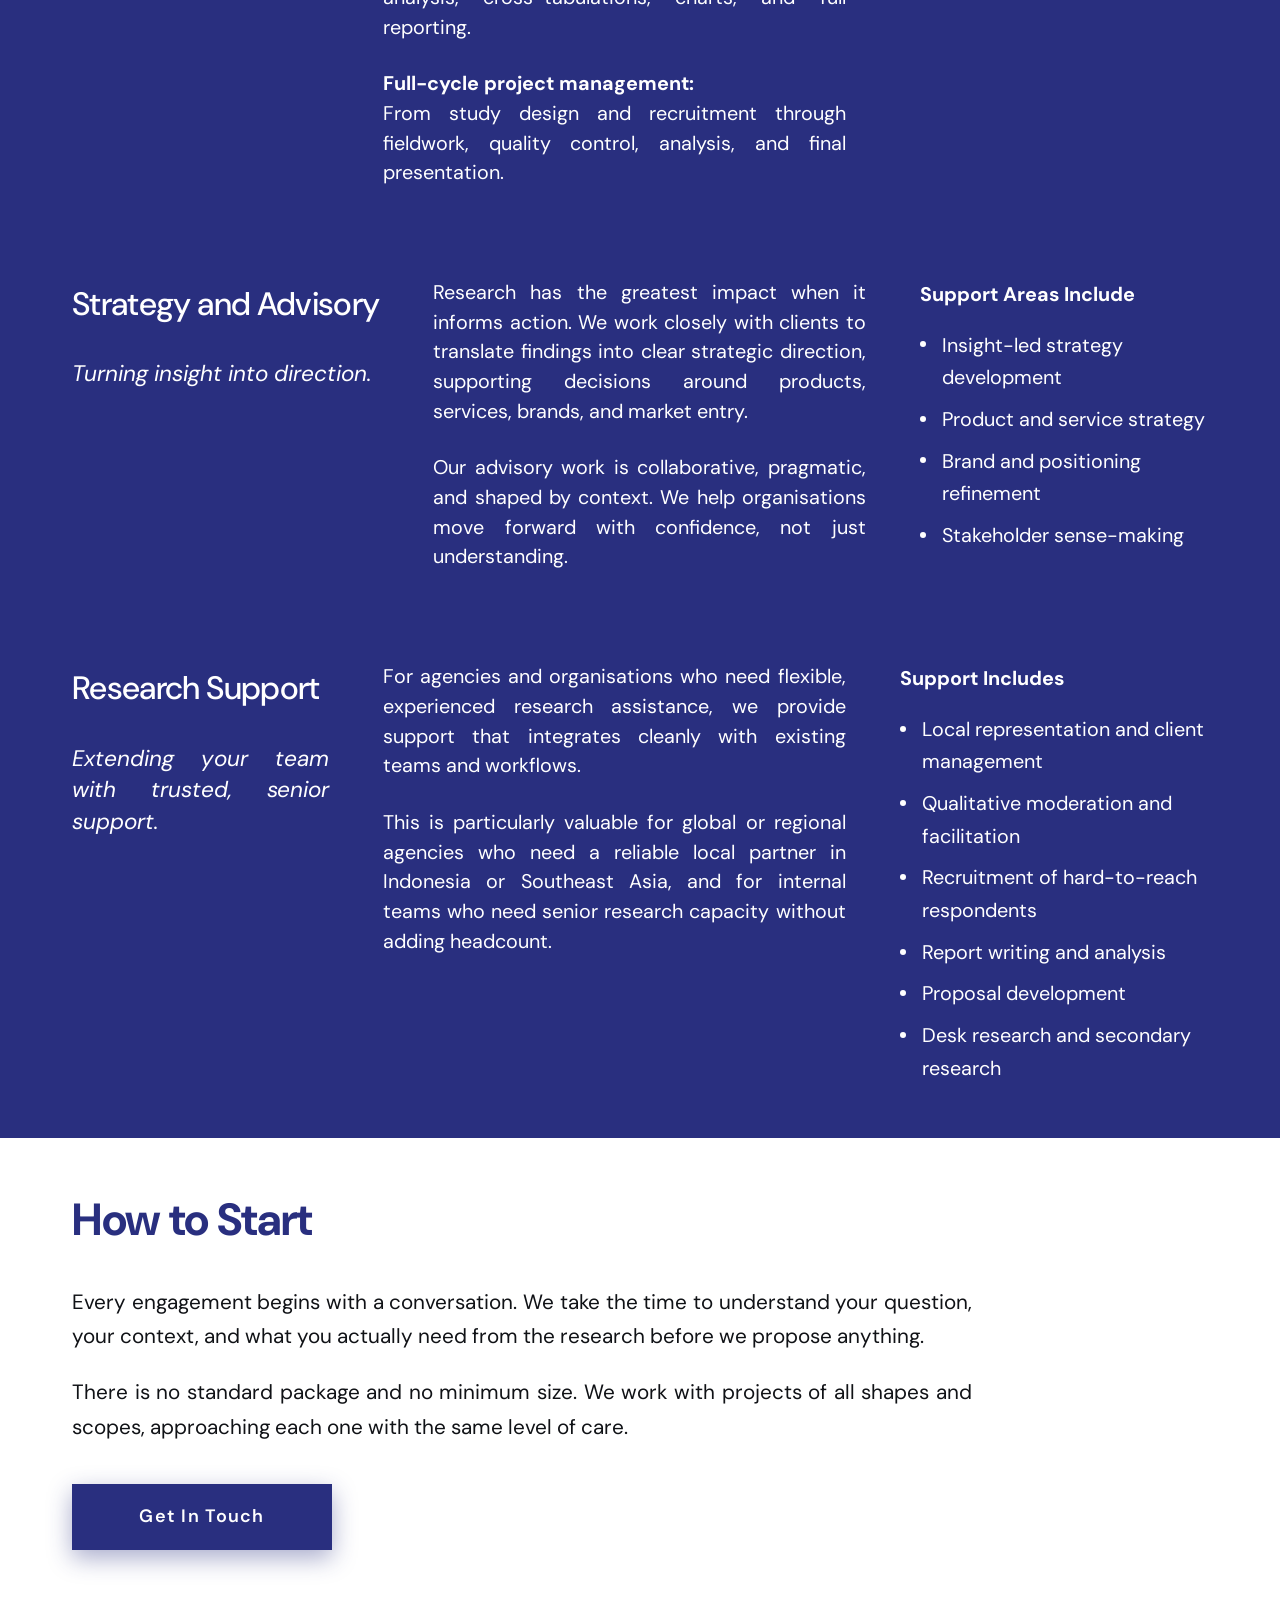
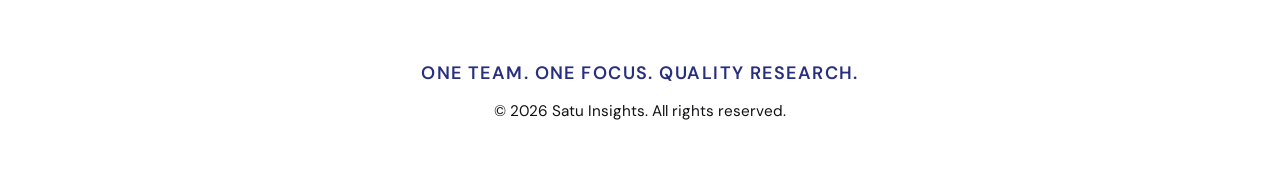
<file: services.html>
<!DOCTYPE html>
<html lang="en">

<head>
  <meta charset="UTF-8">
  <meta name="viewport" content="width=device-width, initial-scale=1.0">
  <title>Our Services | Satu Insights</title>
  <meta name="description"
    content="Flexible research and advisory services designed to support clarity and confident decision-making.">
  <link rel="preconnect" href="https://fonts.googleapis.com">
  <link rel="preconnect" href="https://fonts.gstatic.com" crossorigin>
  <link href="https://fonts.googleapis.com/css2?family=DM+Sans:wght@400;500;600;700&display=swap" rel="stylesheet">
  <link rel="icon" type="image/png" href="img/favicon.png">
  <link rel="stylesheet" href="css/style.css">
</head>

<body>
  <div class="ambient-bg" aria-hidden="true">
    <span class="blob blob-1"></span>
    <span class="blob blob-2"></span>
    <span class="blob blob-3"></span>
  </div>

  <header class="site-header">
    <div class="container header-inner">
      <a href="index.html" class="logo">
        <img src="img/logo.png" alt="Satu Insights Logo" class="logo-img">
      </a>
      <button class="nav-toggle" aria-label="Open menu" aria-expanded="false">
        <span></span>
        <span></span>
        <span></span>
      </button>
      <nav class="site-nav" aria-label="Main navigation">
        <ul>
          <li><a href="index.html">Home</a></li>
          <li><a href="about.html">About</a></li>
          <li><a href="services.html" class="active">Services</a></li>
          <li><a href="experience.html">Experience</a></li>
          <li><a href="contact.html" class="nav-cta">Contact</a></li>
        </ul>
      </nav>
    </div>
  </header>

  <main>
    <section class="page-hero">
      <div class="container">
        <h1 class="hero-animate"><span style="color: #292F7F;">Research and insight,</span><br>shaped around your needs.
        </h1>
        <p class="page-sub hero-animate hero-animate-delay-1">We offer flexible research and advisory services designed
          to support clarity and confident decision-making.</p>
      </div>
    </section>

    <div class="white-bg-wrapper">
      <section class="section" style="background-color: #292F7F;">
        <div class="container">
          <h2 class="section-title reveal" style="color: #FFFFFF; margin-bottom: 1rem;">Our Services</h2>
          <div class="market-grid" style="display: grid; grid-template-columns: 2.5fr 4.5fr 3fr; gap: 3rem; border-top: 1px solid rgba(255, 255, 255, 0.3); padding-top: 3rem;">

            <!-- Column 1 -->
            <div class="market-col">
              <h2
                style="font-size: 1.8rem; font-weight: 500; margin-bottom: 1.5rem; color: #FFFFFF; letter-spacing: -0.02em; white-space: nowrap;">
                Market Research</h2>
              <p style="font-size: 1.25rem; font-style: italic; color: #FFFFFF; font-weight: 400; line-height: 1.4;">
                Understanding markets,<br>people and context</p>
            </div>

            <!-- Column 2 -->
            <div class="market-col">
              <p style="color: #FFFFFF; font-size: 1.1rem; line-height: 1.5; margin-bottom: 2rem;">We design and deliver
                qualitative and quantitative research that reflects real-world perspectives and informs meaningful
                decisions. Our work is grounded in careful framing, appropriate methodology, and clear interpretation.
                Findings are relevant, credible, and actionable.</p>

              <h4 style="color: #FFFFFF; font-size: 1.1rem; font-weight: 700; margin-bottom: 0.5rem;">What This Includes
              </h4>

              <div style="margin-bottom: 1.5rem;">
                <p style="color: #FFFFFF; font-size: 1.1rem; line-height: 1.5;"><strong
                    style="font-weight: 700;">Qualitative research:</strong><br>
                  In-depth interviews, focus groups, shop-alongs, ethnographic approaches, online communities, and
                  expert sessions including C-suite and KOL interviews.</p>
              </div>

              <div style="margin-bottom: 1.5rem;">
                <p style="color: #FFFFFF; font-size: 1.1rem; line-height: 1.5;"><strong
                    style="font-weight: 700;">Quantitative research:</strong><br>
                  Survey design, fieldwork management, data analysis, cross-tabulations, charts, and full reporting.</p>
              </div>

              <div>
                <p style="color: #FFFFFF; font-size: 1.1rem; line-height: 1.5;"><strong
                    style="font-weight: 700;">Full-cycle project management:</strong><br>
                  From study design and recruitment through fieldwork, quality control, analysis, and final
                  presentation.</p>
              </div>
            </div>

            <!-- Column 3 -->
            <div class="market-col">
              <h4 style="color: #FFFFFF; font-size: 1.1rem; font-weight: 700; margin-bottom: 1rem;">Typical Engagements
                Include</h4>
              <ul class="bullet-list white-bullets" style="color: #FFFFFF; font-size: 1.1rem;">
                <li style="color: #FFFFFF; margin-bottom: 0.5rem;">Consumer and stakeholder research</li>
                <li style="color: #FFFFFF; margin-bottom: 0.5rem;">Brand and positioning studies</li>
                <li style="color: #FFFFFF; margin-bottom: 0.5rem;">Product and concept testing</li>
                <li style="color: #FFFFFF; margin-bottom: 0.5rem;">Market opportunity and entry assessments</li>
                <li style="color: #FFFFFF; margin-bottom: 0.5rem;">Ongoing tracking studies</li>
              </ul>
            </div>

          </div>
        </div>
      </section>

      <section class="section"
        style="background-color: #292F7F; border-top: 1px solid rgba(255, 255, 255, 0.2);">
        <div class="container">
          <div class="market-grid" style="display: grid; grid-template-columns: 2.5fr 4.5fr 3fr; gap: 3rem;">

            <!-- Column 1 -->
            <div class="market-col">
              <h2
                style="font-size: 1.8rem; font-weight: 500; margin-bottom: 1.5rem; color: #FFFFFF; letter-spacing: -0.02em; white-space: nowrap;">
                Strategy and Advisory</h2>
              <p style="font-size: 1.25rem; font-style: italic; color: #FFFFFF; font-weight: 400; line-height: 1.4;">
                Turning insight into direction.</p>
            </div>

            <!-- Column 2 -->
            <div class="market-col">
              <p style="color: #FFFFFF; font-size: 1.1rem; line-height: 1.5; margin-bottom: 1.5rem;">Research has the
                greatest impact when it informs action. We work closely with clients to translate findings into clear
                strategic direction, supporting decisions around products, services, brands, and market entry.</p>
              <p style="color: #FFFFFF; font-size: 1.1rem; line-height: 1.5;">Our advisory work is collaborative,
                pragmatic, and shaped by context. We help organisations move forward with confidence, not just
                understanding.</p>
            </div>

            <!-- Column 3 -->
            <div class="market-col">
              <h4 style="color: #FFFFFF; font-size: 1.1rem; font-weight: 700; margin-bottom: 1rem;">Support Areas
                Include</h4>
              <ul class="bullet-list white-bullets" style="color: #FFFFFF; font-size: 1.1rem;">
                <li style="color: #FFFFFF; margin-bottom: 0.5rem;">Insight-led strategy development</li>
                <li style="color: #FFFFFF; margin-bottom: 0.5rem;">Product and service strategy</li>
                <li style="color: #FFFFFF; margin-bottom: 0.5rem;">Brand and positioning refinement</li>
                <li style="color: #FFFFFF; margin-bottom: 0.5rem;">Stakeholder sense-making</li>
              </ul>
            </div>

          </div>
        </div>
      </section>

      <section class="section"
        style="background-color: #292F7F; border-top: 1px solid rgba(255, 255, 255, 0.2);">
        <div class="container">
          <div class="market-grid" style="display: grid; grid-template-columns: 2.5fr 4.5fr 3fr; gap: 3rem;">

            <!-- Column 1 -->
            <div class="market-col">
              <h2
                style="font-size: 1.8rem; font-weight: 500; margin-bottom: 1.5rem; color: #FFFFFF; letter-spacing: -0.02em; white-space: nowrap;">
                Research Support</h2>
              <p style="font-size: 1.25rem; font-style: italic; color: #FFFFFF; font-weight: 400; line-height: 1.4;">
                Extending your team with trusted, senior support.</p>
            </div>

            <!-- Column 2 -->
            <div class="market-col">
              <p style="color: #FFFFFF; font-size: 1.1rem; line-height: 1.5; margin-bottom: 1.5rem;">For agencies and
                organisations who need flexible, experienced research assistance, we provide support that integrates
                cleanly with existing teams and workflows.</p>
              <p style="color: #FFFFFF; font-size: 1.1rem; line-height: 1.5;">This is particularly valuable for global
                or regional agencies who need a reliable local partner in Indonesia or Southeast Asia, and for internal
                teams who need senior research capacity without adding headcount.</p>
            </div>

            <!-- Column 3 -->
            <div class="market-col">
              <h4 style="color: #FFFFFF; font-size: 1.1rem; font-weight: 700; margin-bottom: 1rem;">Support Includes
              </h4>
              <ul class="bullet-list white-bullets" style="color: #FFFFFF; font-size: 1.1rem;">
                <li style="color: #FFFFFF; margin-bottom: 0.5rem;">Local representation and client management</li>
                <li style="color: #FFFFFF; margin-bottom: 0.5rem;">Qualitative moderation and facilitation</li>
                <li style="color: #FFFFFF; margin-bottom: 0.5rem;">Recruitment of hard-to-reach respondents</li>
                <li style="color: #FFFFFF; margin-bottom: 0.5rem;">Report writing and analysis</li>
                <li style="color: #FFFFFF; margin-bottom: 0.5rem;">Proposal development</li>
                <li style="color: #FFFFFF; margin-bottom: 0.5rem;">Desk research and secondary research</li>
              </ul>
            </div>

          </div>
        </div>
      </section>


      <section class="section">
        <div class="container reveal">
          <h2 class="section-title" style="color: #292F7F !important; margin-bottom: 1.5rem;">How to Start</h2>
          <div style="max-width: 900px;">
            <p>Every engagement begins with a conversation. We take the time to understand your question,
              your context, and what you actually need from the research before we propose anything.</p>
            <p>There is no standard package and no minimum size. We work with projects of all shapes and
              scopes, approaching each one with the same level of care.</p>
            <a href="contact.html" class="btn pill-btn" style="margin-top: 1rem;">Get in touch</a>
          </div>
        </div>
      </section>
    </div>
  </main>

  <footer class="site-footer">
    <div class="container footer-inner">
      <p class="footer-tagline">One Team. One Focus. Quality Research.</p>
      <p class="footer-copy">&copy; 2026 Satu Insights. All rights reserved.</p>
    </div>
  </footer>

  <script src="js/main.js"></script>
</body>

</html>
</file>
<file: css/style.css>
/* Satu Insights - Brixen Fluid inspired */
:root {
  --color-navy: #8CA7A9;
  --color-resolution: #8CA7A9;
  --color-bg-deep: #8CA7A9;
  --color-sage: #C6D095;
  --color-sage-light: #d8e4b8;
  --color-sage-muted: rgba(198, 208, 149, 0.88);
  --color-text: #f4f6ef;
  --color-text-muted: rgba(216, 228, 184, 0.82);
  --color-heading: #C6D095;
  --color-white: #ffffff;
  --font-family: 'DM Sans', sans-serif;
  --container-max: 1140px;
  --container-narrow: 740px;
  --header-height: 76px;
  --transition: 0.35s cubic-bezier(0.4, 0, 0.2, 1);
  --transition-slow: 0.7s cubic-bezier(0.4, 0, 0.2, 1);
  --shadow-soft: 0 8px 32px rgba(0, 0, 0, 0.25);
  --shadow-card: 0 4px 24px rgba(0, 0, 0, 0.18);
  --radius: 4px;
}

*,
*::before,
*::after {
  box-sizing: border-box;
  margin: 0;
  padding: 0;
}

html {
  scroll-behavior: smooth;
  font-size: 18px;
}

body {
  font-family: var(--font-family);
  font-weight: 400;
  line-height: 1.65;
  color: var(--color-text);
  background: var(--color-bg-deep);
  -webkit-font-smoothing: antialiased;
  overflow-x: hidden;
}

body.is-loaded {
  animation: pageIn 0.8s ease forwards;
}

@keyframes pageIn {
  from {
    opacity: 0;
  }

  to {
    opacity: 1;
  }
}

img {
  max-width: 100%;
  display: block;
  transition: transform var(--transition-slow);
}

img:hover {
  transform: scale(1.03);
}

a {
  color: inherit;
  text-decoration: none;
  transition: all var(--transition);
}

a:hover {
  opacity: 0.85;
  transform: translateY(-1px);
}

ul {
  list-style: none;
}

.container {
  width: 100%;
  max-width: 100%;
  margin: 0 auto;
  padding: 0 4rem;
}

.narrow {
  max-width: var(--container-narrow);
}

/* Ambient fluid background - resolution blue + navy blend */
.ambient-bg {
  position: absolute;
  top: 0;
  left: 0;
  width: 100%;
  height: 100vh;
  z-index: -1;
  overflow: hidden;
  pointer-events: none;
  background: #8CA7A9;
}

.blob {
  display: none;
  position: absolute;
  border-radius: 50%;
  filter: blur(70px);
  opacity: 0.55;
  animation: blobFloat 18s ease-in-out infinite;
}

.blob-1 {
  width: 440px;
  height: 440px;
  background: rgba(198, 208, 149, 0.45);
  top: -10%;
  right: -6%;
  animation-delay: 0s;
}

.blob-2 {
  width: 360px;
  height: 360px;
  background: rgba(198, 208, 149, 0.3);
  bottom: 10%;
  left: -10%;
  animation-delay: -6s;
}

.blob-3 {
  width: 300px;
  height: 300px;
  background: rgba(140, 167, 169, 0.35);
  top: 42%;
  left: 52%;
  animation-delay: -12s;
}

@keyframes blobFloat {

  0%,
  100% {
    transform: translate(0, 0) scale(1);
  }

  33% {
    transform: translate(30px, -25px) scale(1.05);
  }

  66% {
    transform: translate(-20px, 20px) scale(0.95);
  }
}

/* Scroll reveal animations */
.reveal {
  opacity: 0;
  transform: translateY(36px);
  transition: opacity var(--transition-slow), transform var(--transition-slow);
}

.reveal.is-visible {
  opacity: 1;
  transform: translateY(0);
}

.reveal-delay-1 {
  transition-delay: 0.1s;
}

.reveal-delay-2 {
  transition-delay: 0.2s;
}

.reveal-delay-3 {
  transition-delay: 0.3s;
}

.reveal-delay-4 {
  transition-delay: 0.4s;
}

.hero-animate {
  opacity: 0;
  transform: translateY(40px);
  animation: heroFadeUp 1s cubic-bezier(0.4, 0, 0.2, 1) forwards;
}

.hero-animate-delay-1 {
  animation-delay: 0.15s;
}

.hero-animate-delay-2 {
  animation-delay: 0.3s;
}

.hero-animate-delay-3 {
  animation-delay: 0.45s;
}

@keyframes heroFadeUp {
  to {
    opacity: 1;
    transform: translateY(0);
  }
}

/* Header */
.site-header {
  position: relative;
  top: 0;
  z-index: 100;
  background: transparent;
  border-bottom: none;
  transition: box-shadow var(--transition), background var(--transition);
}

.site-header.is-scrolled {
  box-shadow: none;
  background: transparent;
}

.header-inner {
  display: flex;
  align-items: center;
  justify-content: flex-start;
  gap: 2rem;
  height: var(--header-height);
  flex-direction: row-reverse;
}

.logo {
  display: inline-flex;
  align-items: center;
  transition: transform var(--transition);
  margin-right: -0.9rem;
}

.logo:hover {
  transform: translateY(-1px);
}

.logo-img {
  height: 85px;
  width: auto;
  display: block;
  transition: transform var(--transition), opacity var(--transition);
}

.logo:hover .logo-img {
  opacity: 0.9;
  transform: scale(1.02);
}

.site-nav ul {
  display: flex;
  align-items: center;
  gap: 2.25rem;
}

.site-nav a {
  font-size: 0.95rem;
  font-weight: 500;
  letter-spacing: 0.06em;
  text-transform: capitalize;
  color: var(--color-sage-muted);
  position: relative;
  transition: color var(--transition), transform var(--transition);
}

.site-nav a:hover {
  transform: translateY(-2px);
  opacity: 1;
}

.site-nav a::after {
  content: '';
  position: absolute;
  bottom: -4px;
  left: 0;
  width: 0;
  height: 2px;
  background: var(--color-sage);
  transition: width var(--transition);
}

.site-nav a:hover::after,
.site-nav a.active::after {
  width: 100%;
}

.site-nav a:hover,
.site-nav a.active {
  color: var(--color-sage-light);
}

.site-nav a.active {
  font-weight: 600;
}

.nav-cta {
  padding: 0.55rem 1.35rem;
  background: var(--color-sage);
  color: var(--color-navy) !important;
  border-radius: 0;
  transition: transform var(--transition), box-shadow var(--transition), background var(--transition);
}

.nav-cta::after {
  display: none !important;
}

.nav-cta:hover,
.nav-cta.active {
  background: var(--color-sage-light);
  transform: translateY(-2px);
  box-shadow: 0 6px 20px rgba(198, 208, 149, 0.35);
  color: var(--color-navy) !important;
}

.nav-toggle {
  display: none;
  flex-direction: column;
  justify-content: center;
  gap: 5px;
  width: 36px;
  height: 36px;
  background: none;
  border: none;
  cursor: pointer;
  padding: 4px;
}

.nav-toggle span {
  display: block;
  width: 100%;
  height: 2px;
  background-color: #FFFFFF;
  transition: transform var(--transition), opacity var(--transition);
}

.nav-toggle[aria-expanded="true"] span:nth-child(1) {
  transform: translateY(7px) rotate(45deg);
}

.nav-toggle[aria-expanded="true"] span:nth-child(2) {
  opacity: 0;
}

.nav-toggle[aria-expanded="true"] span:nth-child(3) {
  transform: translateY(-7px) rotate(-45deg);
}

/* Hero */
.hero,
.page-hero {
  min-height: calc(100vh - var(--header-height));
  display: flex;
  align-items: center;
  position: relative;
  padding: 2rem 0;
  background: transparent;
}

.hero .container,
.page-hero .container {
  display: flex;
  flex-direction: column;
  align-items: flex-start;
  text-align: left;
  padding-left: clamp(2rem, 35vw, 34rem);
}

.hero h1,
.page-hero h1 {
  font-size: clamp(2.2rem, 5.8vw, 3.65rem);
  font-weight: 700;
  line-height: 1.05;
  letter-spacing: -0.01em;
  max-width: none;
  margin-bottom: 1.75rem;
  color: var(--color-sage-light);
}

.hero-sub,
.page-sub {
  font-size: clamp(1.6rem, 3.5vw, 1.9rem);
  font-weight: 400;
  max-width: 44ch;
  color: var(--color-text-muted);
  margin-bottom: 2.75rem;
  line-height: 1.55;
}

/* Buttons */
.btn {
  display: inline-block;
  padding: 0.9rem 0;
  width: 260px;
  text-align: center;
  font-family: var(--font-family);
  font-size: 1rem;
  font-weight: 600;
  letter-spacing: 0.07em;
  text-transform: capitalize;
  border: 2px solid #292F7F;
  border-radius: 0;
  cursor: pointer;
  background: #292F7F;
  color: #FFFFFF;
  transition: transform var(--transition), box-shadow var(--transition), background var(--transition), border-color var(--transition);
  position: relative;
  overflow: hidden;
}

.btn::before {
  content: '';
  position: absolute;
  inset: 0;
  background: linear-gradient(120deg, transparent 30%, rgba(255, 255, 255, 0.25) 50%, transparent 70%);
  transform: translateX(-100%);
  transition: transform 0.6s ease;
}

.btn:hover {
  transform: translateY(-3px);
  box-shadow: 0 10px 28px rgba(41, 47, 127, 0.35);
  background: #1e235e;
  border-color: #1e235e;
  color: #FFFFFF;
}

.btn:hover::before {
  transform: translateX(100%);
}

.btn:active {
  transform: translateY(-1px);
}

/* Sections */
.section {
  padding: 2.5rem 0;
  position: relative;
}

.section+.section {
  border-top: 1px solid rgba(198, 208, 149, 0.15);
}

.section-title {
  font-size: clamp(1.85rem, 4vw, 2.5rem);
  font-weight: 700;
  margin-bottom: 2.75rem;
  letter-spacing: -0.01em;
  color: var(--color-sage);
}

.lead {
  font-size: 1.3rem;
  font-weight: 500;
  margin-bottom: 1.35rem;
  line-height: 1.5;
  color: var(--color-sage-light);
}

p {
  font-size: 1.15rem;
}

.section p {
  margin-bottom: 1.25rem;
  color: var(--color-text-muted);
}

.section p:last-child {
  margin-bottom: 0;
}

.intro-right p {
  font-size: 1.25rem;
}

.tagline {
  font-weight: 700;
  font-size: 1.5rem;
  letter-spacing: 0.05em;
  text-transform: uppercase;
  margin-top: 2.25rem !important;
  color: #292F7F !important;
}

.text-center {
  text-align: center;
}

.text-center .lead {
  margin-left: auto;
  margin-right: auto;
}

.cta-section .btn {
  margin-top: 2.25rem;
}

/* Cards */
.card-grid {
  display: grid;
  gap: 1.75rem;
}

.card-grid-3 {
  grid-template-columns: repeat(3, 1fr);
}

.card-grid-2 {
  grid-template-columns: repeat(2, 1fr);
}

.card,
.value-card,
.method-card,
.industry-item {
  padding: 2.25rem;
  background: rgba(198, 208, 149, 0.12);
  border: 1px solid rgba(198, 208, 149, 0.3);
  border-radius: var(--radius);
  box-shadow: var(--shadow-card);
  transition: transform var(--transition), box-shadow var(--transition), border-color var(--transition), background var(--transition);
}

.card:hover,
.value-card:hover,
.method-card:hover,
.industry-item:hover {
  transform: translateY(-8px) scale(1.02);
  box-shadow: 0 16px 40px rgba(0, 0, 0, 0.35);
  border-color: rgba(198, 208, 149, 0.7);
  background: rgba(198, 208, 149, 0.22);
}

.card h3,
.value-card h3,
.method-card h3 {
  font-size: 1.4rem;
  font-weight: 600;
  margin-bottom: 1rem;
  color: var(--color-sage-light);
}

.card p,
.value-card p,
.method-card p {
  font-size: 1rem;
  color: var(--color-text-muted);
  margin-bottom: 0;
}

/* Features */
.feature {
  padding: 2rem;
  background: rgba(198, 208, 149, 0.1);
  border: 1px solid rgba(198, 208, 149, 0.28);
  border-radius: var(--radius);
  transition: transform var(--transition), box-shadow var(--transition), background var(--transition);
}

.feature:hover {
  transform: translateY(-6px) scale(1.02);
  box-shadow: 0 12px 32px rgba(0, 0, 0, 0.3);
  background: rgba(198, 208, 149, 0.18);
  border-color: rgba(198, 208, 149, 0.4);
}

.feature-icon {
  width: 52px;
  height: 52px;
  margin-bottom: 1.25rem;
  color: var(--color-sage);
  transition: transform var(--transition), color var(--transition);
}

.feature:hover .feature-icon {
  transform: scale(1.1);
  color: var(--color-sage-light);
}

.feature h3 {
  font-size: 1.25rem;
  font-weight: 600;
  margin-bottom: 0.75rem;
  color: var(--color-sage-light);
}

.feature p {
  color: var(--color-text-muted);
  margin-bottom: 0;
}

/* Story */
.story-block {
  display: grid;
  grid-template-columns: 1fr 1fr;
  gap: 3.5rem;
  align-items: center;
}

@media (max-width: 991px) {
  .story-block {
    grid-template-columns: 1fr;
  }
}

/* Founder */
.founder-block {
  display: grid;
  grid-template-columns: 1fr 1fr;
  gap: 3.5rem;
  align-items: center;
}

.founder-photo {
  aspect-ratio: 1 / 1;
  background: rgba(198, 208, 149, 0.1);
  border: 2px solid rgba(198, 208, 149, 0.35);
  border-radius: 0;
  display: flex;
  align-items: center;
  justify-content: center;
  overflow: hidden;
  transition: transform var(--transition);
}


.photo-placeholder {
  font-size: 0.95rem;
  font-weight: 500;
  letter-spacing: 0.12em;
  text-transform: uppercase;
  color: rgba(198, 208, 149, 0.5);
}

.founder-bio h3 {
  font-size: 1.55rem;
  font-weight: 600;
  margin-bottom: 1.35rem;
  color: var(--color-sage-light);
}

.founder-bio p {
  color: var(--color-text-muted);
  margin-bottom: 1rem;
}

.founder-contact {
  margin-top: 1.5rem !important;
}

.founder-contact a {
  color: var(--color-sage);
  font-weight: 600;
  text-decoration: underline;
  text-underline-offset: 4px;
}

.founder-contact a:hover {
  color: var(--color-sage-light);
}

/* Services */
.service-block {
  padding: 2.5rem;
  background: rgba(198, 208, 149, 0.1);
  border: 1px solid rgba(198, 208, 149, 0.28);
  border-radius: var(--radius);
  box-shadow: var(--shadow-card);
}

.service-block h2 {
  font-size: clamp(1.85rem, 4vw, 2.35rem);
  font-weight: 700;
  margin-bottom: 0.5rem;
  color: var(--color-sage-light);
}

.service-tagline {
  font-size: 1.15rem;
  font-weight: 500;
  margin-bottom: 1.5rem !important;
  color: var(--color-sage);
}

.sub-heading {
  font-size: 1.15rem;
  font-weight: 600;
  margin: 2rem 0 1rem;
  letter-spacing: 0.02em;
  color: var(--color-sage);
}

.service-details {
  display: grid;
  grid-template-columns: repeat(3, 1fr);
  gap: 1.75rem;
  margin-bottom: 1rem;
}

.service-details h4 {
  font-size: 1rem;
  font-weight: 600;
  margin-bottom: 0.5rem;
  color: var(--color-sage-light);
}

.bullet-list {
  list-style: none;
  padding-left: 0;
}

.bullet-list li {
  margin-bottom: 0.6rem;
  padding-left: 1.25rem;
  position: relative;
  color: var(--color-text-muted);
}

.bullet-list li::before {
  content: '';
  position: absolute;
  left: 0;
  top: 0.65em;
  width: 6px;
  height: 6px;
  border-radius: 50%;
  background: var(--color-sage);
}

.section .btn {
  margin-top: 1.75rem;
}

/* Experience */
.industry-grid {
  display: grid;
  grid-template-columns: repeat(2, 1fr);
  gap: 1.5rem;
}

.industry-item h3 {
  font-size: 1.1rem;
  font-weight: 600;
  margin-bottom: 0.5rem;
  color: var(--color-sage-light);
}

.industry-item p {
  font-size: 0.95rem;
  color: var(--color-text-muted);
  margin-bottom: 0;
}

.methods-grid {
  display: grid;
  grid-template-columns: repeat(3, 1fr);
  gap: 1.75rem;
}

.closing-contact {
  margin-top: 2.5rem !important;
  font-size: 0.95rem;
  color: var(--color-text-muted);
}

.closing-contact a {
  color: var(--color-sage);
  text-decoration: underline;
  text-underline-offset: 3px;
  transition: color var(--transition);
}

.closing-contact a:hover {
  color: var(--color-sage-light);
}

/* Contact */
.contact-layout {
  display: grid;
  grid-template-columns: 1fr 1fr;
  gap: 4rem;
  align-items: start;
}

.contact-form {
  display: flex;
  flex-direction: column;
  gap: 1.35rem;
  padding: 2.5rem;
  background: rgba(198, 208, 149, 0.12);
  border: 1px solid rgba(198, 208, 149, 0.32);
  border-radius: var(--radius);
  box-shadow: var(--shadow-card);
}

.form-group {
  display: flex;
  flex-direction: column;
  gap: 0.45rem;
}

.form-group label {
  font-size: 0.9rem;
  font-weight: 600;
  letter-spacing: 0.05em;
  text-transform: uppercase;
  color: var(--color-sage);
}

.optional {
  font-weight: 400;
  text-transform: none;
  letter-spacing: 0;
  opacity: 0.75;
}

.form-group input,
.form-group textarea {
  font-family: var(--font-family);
  font-size: 1rem;
  padding: 0.8rem 1rem;
  border: 1px solid rgba(198, 208, 149, 0.4);
  border-radius: var(--radius);
  background: rgba(140, 167, 169, 0.5);
  color: var(--color-text);
  transition: border-color var(--transition), box-shadow var(--transition), transform var(--transition);
}

.form-group input::placeholder,
.form-group textarea::placeholder {
  color: rgba(198, 208, 149, 0.45);
}

.form-group input:focus,
.form-group textarea:focus {
  outline: none;
  border-color: var(--color-sage);
  box-shadow: 0 0 0 3px rgba(198, 208, 149, 0.2);
  transform: translateY(-1px);
}

.form-group textarea {
  resize: vertical;
  min-height: 130px;
}

.form-feedback {
  font-size: 0.95rem;
  font-weight: 500;
  min-height: 1.5rem;
}

.form-feedback.success {
  color: var(--color-sage-light);
}

.form-feedback.error {
  color: #f0a0a0;
}

.contact-direct {
  padding: 2rem 0;
}

.contact-direct h2 {
  font-size: 1.4rem;
  font-weight: 600;
  margin-bottom: 1.35rem;
  color: var(--color-sage-light);
}

.contact-direct p {
  margin-bottom: 0.75rem;
  color: var(--color-text-muted);
}

.contact-direct a {
  color: var(--color-sage);
  font-weight: 600;
  text-decoration: underline;
  text-underline-offset: 3px;
}

.contact-direct a:hover {
  color: var(--color-sage-light);
}

.contact-note {
  margin-top: 1.75rem !important;
  font-size: 0.95rem;
}

/* Footer */
.site-footer {
  padding: 3rem 0;
  text-align: center;
  border-top: 1px solid rgba(198, 208, 149, 0.22);
  background: #8CA7A9;
}

.footer-tagline {
  font-size: 1rem;
  font-weight: 600;
  letter-spacing: 0.08em;
  text-transform: uppercase;
  margin-bottom: 0.6rem;
  color: #292F7F;
}

.footer-copy {
  font-size: 0.85rem;
  color: var(--color-text-muted);
  margin-bottom: 0;
}

/* Responsive */
@media (max-width: 991px) {

  .card-grid-3,
  .methods-grid,
  .service-details {
    grid-template-columns: 1fr;
  }

  .card-grid-2 {
    grid-template-columns: 1fr;
  }

  .founder-block {
    grid-template-columns: 1fr;
    gap: 2rem;
  }

  .founder-photo {
    max-width: 100%;
  }

  .contact-layout {
    grid-template-columns: 1fr;
    gap: 2.5rem;
  }
}

@media (max-width: 768px) {
  html {
    font-size: 16px;
  }

  .nav-toggle {
    display: flex;
  }

  .site-nav {
    position: fixed;
    top: var(--header-height);
    left: 0;
    right: 0;
    background: rgba(140, 167, 169, 0.97);
    backdrop-filter: blur(14px);
    border-bottom: 1px solid rgba(198, 208, 149, 0.22);
    padding: 1.75rem;
    transform: translateY(-110%);
    opacity: 0;
    visibility: hidden;
    transition: transform var(--transition), opacity var(--transition), visibility var(--transition);
  }

  .site-nav.is-open {
    transform: translateY(0);
    opacity: 1;
    visibility: visible;
  }

  .site-nav ul {
    flex-direction: column;
    align-items: flex-start;
    gap: 1.35rem;
  }

  .nav-cta {
    display: inline-block;
  }

  .hero,
  .page-hero {
    padding: 2rem 0;
  }

  .section {
    padding: 3.5rem 0;
  }

  .industry-grid {
    grid-template-columns: 1fr;
  }

  .blob-1 {
    width: 280px;
    height: 280px;
  }

  .blob-2 {
    width: 220px;
    height: 220px;
  }

  .blob-3 {
    width: 180px;
    height: 180px;
  }
}

@media (max-width: 480px) {
  .container {
    padding: 0 1.25rem;
  }

  .hero h1,
  .page-hero h1 {
    max-width: none;
  }

  .service-block,
  .contact-form {
    padding: 1.75rem;
  }
}

/* @media (prefers-reduced-motion: reduce) {

  *,
  *::before,
  *::after {
    animation-duration: 0.01ms !important;
    animation-iteration-count: 1 !important;
    transition-duration: 0.01ms !important;
  }

  .reveal {
    opacity: 1;
    transform: none;
  }

  .hero-animate {
    opacity: 1;
    transform: none;
    animation: none;
  }
} */

/* --- SATU INSIGHTS STYLE UPDATES --- */
.site-nav a {
  color: #FFFFFF;
}

.site-nav .nav-cta {
  background: #FFFFFF;
  color: #101216 !important;
}

.site-nav .nav-cta:hover,
.site-nav .nav-cta.active {
  background: #f0f0f0;
  color: #101216 !important;
}

.white-bg-wrapper {
  background-color: #FFFFFF;
  position: relative;
}

.white-bg-wrapper::after {
  display: none;
}

.white-bg-wrapper::before {
  content: "";
  position: absolute;
  top: 0;
  left: 0;
  right: 0;
  bottom: 0;
  background-image: url('../img/Picture1.png');
  background-size: auto 110vh;
  background-position: left center;
  background-repeat: no-repeat;
  opacity: 1;
  pointer-events: none;
  z-index: 0;
}

.no-bg-image::before {
  background-image: none !important;
}

@media (max-width: 991px) {
  .white-bg-wrapper::before {
    opacity: 0.1 !important;
  }
}

.white-bg-wrapper>* {
  position: relative;
  z-index: 1;
}

.section {
  background-color: transparent;
  color: #101216;
}

.site-footer {
  background: #FFFFFF !important;
  color: #101216 !important;
  border-top: 1px solid #E5E5E5 !important;
}

.section p,
.lead,
.section-title,
.tagline,
.sub-heading,
.footer-tagline,
.footer-copy,
.founder-bio h3,
.founder-bio p,
.contact-direct h2,
.contact-direct p,
.bullet-list li {
  color: #101216;
}

.founder-contact a,
.contact-direct a,
.closing-contact a {
  color: #412CB7;
}

.footer-tagline {
  color: #292F7F !important;
}

.footer-copy {
  color: #101216 !important;
}

.bullet-list li::before {
  background: #412CB7;
}

.card,
.value-card,
.method-card,
.industry-item,
.feature,
.service-block,
.contact-form {
  background: linear-gradient(145deg, var(--color-resolution) 0%, var(--color-resolution) 55%, var(--color-bg-deep) 100%) !important;
  color: #FFFFFF !important;
  border-color: rgba(198, 208, 149, 0.15) !important;
  box-shadow: 0 8px 24px rgba(0, 0, 0, 0.08) !important;
}

.card:hover,
.value-card:hover,
.method-card:hover,
.industry-item:hover,
.feature:hover {
  background: linear-gradient(145deg, #004ac9 0%, #004ac9 55%, #203a85 100%) !important;
  border-color: rgba(198, 208, 149, 0.4) !important;
  box-shadow: 0 16px 40px rgba(0, 0, 0, 0.18) !important;
}

.card h3,
.value-card h3,
.method-character h3,
.industry-item h3,
.feature h3,
.service-block h2,
.service-details h4 {
  color: #FFFFFF !important;
}

.card p,
.value-card p,
.method-card p,
.industry-item p,
.feature p,
.service-tagline {
  color: #FFFFFF !important;
}

.feature-icon {
  color: #FFFFFF !important;
}

/* Update inputs inside contact form for contrast */
.form-group label {
  color: #FFFFFF !important;
}

.form-group input,
.form-group textarea {
  background: rgba(255, 255, 255, 0.1) !important;
  color: #FFFFFF !important;
  border-color: rgba(255, 255, 255, 0.3) !important;
}

.form-group input::placeholder,
.form-group textarea::placeholder {
  color: rgba(255, 255, 255, 0.6) !important;
}

.form-group input:focus,
.form-group textarea:focus {
  border-color: #FFFFFF !important;
  box-shadow: 0 0 0 3px rgba(255, 255, 255, 0.2) !important;
}

/* --- ADDITIONAL UPDATES --- */
.hero h1,
.page-hero h1,
.hero-sub,
.page-sub {
  color: #FFFFFF !important;
}

.hero-sub,
.page-sub {
  opacity: 0;
  transform: translateY(40px);
  animation: heroFadeUp 1s cubic-bezier(0.4, 0, 0.2, 1) forwards;
  animation-delay: 0.15s;
}

.site-nav a:hover,
.site-nav a.active {
  color: #FFFFFF !important;
}

.site-nav a::after {
  background: #FFFFFF !important;
}

.service-block,
.service-block *,
.service-block .sub-heading,
.service-block p,
.service-block .bullet-list li {
  color: #FFFFFF !important;
}

.service-block .bullet-list li::before,
.white-bullets li::before {
  background: #FFFFFF !important;
}

.btn {
  background-color: #292F7F !important;
  border-color: #292F7F !important;
  color: #FFFFFF !important;
}

.btn:hover {
  background-color: #1e235e !important;
  border-color: #1e235e !important;
}

.site-header {
  background: transparent !important;
  border-bottom: none !important;
  backdrop-filter: none !important;
  -webkit-backdrop-filter: none !important;
  box-shadow: none !important;
}

.site-header.is-scrolled {
  background: transparent !important;
  backdrop-filter: none !important;
  -webkit-backdrop-filter: none !important;
  box-shadow: none !important;
}

.section+.section {
  border-top: none !important;
}

.site-footer {
  border-top: none !important;
}

.ambient-bg::after {
  content: "";
  position: absolute;
  inset: 0;
  background-image: url('../img/Picture1.png');
  background-size: auto 110vh;
  background-position: left center;
  background-repeat: no-repeat;
  opacity: 1;
  pointer-events: none;
}

@media (max-width: 991px) {
  .ambient-bg::after {
    opacity: 0.1 !important;
  }
}

/* Align layout with header */
.narrow {
  max-width: var(--container-max) !important;
}

.section p {
  text-align: justify;
}

/* --- FUN & CLEAR REDESIGN --- */

/* Intro Layout */
.intro-grid {
  display: grid;
  grid-template-columns: 1.2fr 1fr;
  gap: 4rem;
  align-items: start;
}

.intro-grid.about-intro {
  grid-template-columns: 2.2fr 1fr;
  gap: 3rem;
}

.intro-grid p {
  text-align: left !important;
}

.intro-left .lead {
  font-size: clamp(2rem, 4vw, 2.8rem) !important;
  line-height: 1.3 !important;
  color: #292F7F !important;
  position: relative;
  margin-top: 20px;
}

.intro-left .lead::before {
  content: "“";
  position: absolute;
  top: -60px;
  left: -20px;
  font-size: 8rem;
  color: rgba(198, 208, 149, 0.4);
  font-family: serif;
  z-index: -1;
  line-height: 1;
}

/* Bento Grid */
.bento-grid {
  display: grid;
  grid-template-columns: repeat(3, 1fr);
  gap: 2rem;
  align-items: start;
}

.bento-card {
  border-radius: 32px !important;
  transition: transform 0.4s cubic-bezier(0.175, 0.885, 0.32, 1.275), box-shadow 0.4s ease !important;
}

.bento-grid .card-2 {
  margin-top: -30px;
  /* Stagger effect */
}

.bento-card:hover {
  transform: translateY(-12px) rotate(-1.5deg) scale(1.02) !important;
  box-shadow: 0 24px 40px rgba(0, 0, 0, 0.15) !important;
}

/* Feature Grid */
.feature-bento-grid {
  display: grid;
  grid-template-columns: repeat(2, 1fr);
  gap: 2rem;
}

.feature-card {
  border-radius: 28px !important;
  padding: 3rem 2.5rem !important;
  transition: transform 0.4s ease !important;
}

.feature-card:hover {
  transform: translateY(-8px) scale(1.02) !important;
}

.feature-icon {
  background: var(--color-sage) !important;
  width: 72px;
  height: 72px;
  border-radius: 50%;
  display: flex;
  align-items: center;
  justify-content: center;
  color: var(--color-navy) !important;
  margin-bottom: 2rem;
  box-shadow: 0 10px 24px rgba(198, 208, 149, 0.5);
}

.feature-icon svg {
  width: 32px;
  height: 32px;
}

/* Pill CTA */
.pill-cta-wrapper {
  background: linear-gradient(145deg, var(--color-resolution) 0%, var(--color-bg-deep) 100%);
}

.pill-cta {
  text-align: left;
  display: flex;
  flex-direction: column;
  align-items: flex-start;
  gap: 0.75rem;
}

.pill-cta .lead {
  color: #FFFFFF !important;
  max-width: 600px;
  margin: 0;
}

.pill-btn {
  background-color: #292F7F !important;
  border-color: #292F7F !important;
  color: #FFFFFF !important;
  border-radius: 0 !important;
  font-size: 1rem !important;
  padding: 0.9rem 0 !important;
  width: 260px !important;
  text-align: center !important;
  box-shadow: 0 8px 24px rgba(41, 47, 127, 0.4) !important;
}

.pill-btn:hover {
  background-color: #1e235e !important;
  border-color: #1e235e !important;
  color: #FFFFFF !important;
}

/* --- PER-PAGE FUN ANIMATIONS --- */

/* Services Page: Expand & Glow */
.service-block {
  border-radius: 40px 10px 40px 10px !important;
  transition: transform 0.4s cubic-bezier(0.34, 1.56, 0.64, 1), box-shadow 0.4s ease !important;
}

.service-block:hover {
  transform: scale(1.04) translateX(10px) !important;
  box-shadow: 0 10px 40px rgba(198, 208, 149, 0.6), 0 0 0 2px var(--color-sage) !important;
}

/* About Page: Pop & Bounce */
.card-grid-3 {
  align-items: start;
}

.card-grid-3 .value-card:nth-child(2) {
  margin-top: 40px;
  /* Staggered */
}

.value-card {
  border-radius: 32px !important;
  transition: transform 0.6s cubic-bezier(0.68, -0.6, 0.32, 1.6) !important;
}

.value-card:hover {
  transform: translateY(-15px) rotate(3deg) scale(1.05) !important;
  box-shadow: 0 20px 40px rgba(140, 167, 169, 0.2) !important;
}

.founder-photo img {
  border-radius: 0 !important;
  transition: transform 0.5s ease !important;
}


/* Experience Page: Split Layout - Icon + Text */
.industry-split {
  display: flex;
  flex-direction: column;
  gap: 2.5rem;
}

@media (min-width: 768px) {
  .industry-split {
    flex-direction: row;
    gap: 60px;
    align-items: flex-start;
  }
}

.industry-left {
  flex: 0 0 38%;
}

.industry-left .section-title {
  margin-bottom: 1.2rem;
}

.industry-left p {
  font-size: 1.125rem;
  line-height: 1.7;
  color: #101216;
}

.industry-right {
  flex: 1;
}

.industry-grid {
  display: grid !important;
  grid-template-columns: 1fr !important;
  gap: 0 !important;
}

@media (min-width: 480px) {
  .industry-grid {
    grid-template-columns: 1fr 1fr !important;
    column-gap: 30px !important;
  }
}

.industry-item {
  display: flex !important;
  flex-direction: row !important;
  align-items: center !important;
  gap: 14px !important;
  background: transparent !important;
  border: none !important;
  border-radius: 0 !important;
  padding: 14px 0 !important;
  box-shadow: none !important;
  transition: none !important;
  text-align: left !important;
}

.industry-item:hover {
  background: transparent !important;
  transform: none !important;
  box-shadow: none !important;
}

.industry-icon {
  display: flex;
  align-items: center;
  justify-content: center;
  flex-shrink: 0;
  width: 44px;
  height: 44px;
  color: #292F7F;
}

.industry-icon svg {
  width: 40px;
  height: 40px;
  transition: transform 0.3s cubic-bezier(0.175, 0.885, 0.32, 1.275) !important;
}

.industry-item h3 {
  margin-bottom: 0 !important;
  font-size: 1rem !important;
  color: #292F7F !important;
  font-weight: 600 !important;
  padding-bottom: 0 !important;
  transition: transform 0.3s ease !important;
}

.industry-item p {
  display: none !important;
}

.industry-item:hover h3 {
  color: #292F7F !important;
  transform: translateX(5px) !important;
}

.industry-item:hover .industry-icon svg {
  transform: scale(1.2) translateY(-2px) !important;
}

.methods-grid {
  perspective: 1200px;
  display: grid;
  grid-template-columns: repeat(3, 1fr);
  gap: 2rem;
}

.method-card {
  border-radius: 24px !important;
  transition: transform 0.5s ease, box-shadow 0.5s ease !important;
  transform-style: preserve-3d;
}

.method-card:hover {
  transform: rotateX(10deg) rotateY(-5deg) translateY(-10px) !important;
  box-shadow: -10px 20px 40px rgba(0, 0, 0, 0.2) !important;
}

/* Contact form */
.contact-form {
  border-radius: 32px !important;
  transition: transform 0.4s ease !important;
}

.contact-form:hover {
  transform: translateY(-5px) !important;
  box-shadow: 0 16px 40px rgba(0, 0, 0, 0.1) !important;
}

.corrigan-list {
  border-top: 1px solid #101216;
  margin-top: 1rem;
}

.corrigan-item {
  display: flex;
  flex-direction: row;
  padding: 3rem 0;
  border-bottom: 1px solid #101216;
  background: transparent;
  align-items: flex-start;
}

.corrigan-item h3 {
  flex: 0 0 35%;
  margin: 0;
  padding-right: 3rem;
  font-size: 2rem;
  font-weight: 500;
  color: #101216;
}

.corrigan-item p {
  flex: 1;
  margin: 0;
  font-size: 1.25rem;
  color: #101216;
  line-height: 1.6;
}

.corrigan-grid {
  display: grid;
  grid-template-columns: repeat(3, 1fr);
  gap: 2rem;
  border-top: 1px solid #101216;
  margin-top: 1rem;
}

.corrigan-grid-item {
  display: flex;
  flex-direction: column;
  padding: 2rem 0;
  border-bottom: 1px solid #101216;
  background: transparent;
  align-items: flex-start;
}

.corrigan-grid-item h3 {
  margin: 0 0 1rem 0;
  font-size: 1.5rem;
  font-weight: 500;
  color: #101216;
}

.corrigan-grid-item p {
  margin: 0;
  font-size: 1.15rem;
  color: #101216;
  line-height: 1.6;
}

/* Clove Layout - Our Services */
.clove-grid {
  display: grid;
  grid-template-columns: repeat(2, 1fr);
  gap: 4rem;
  margin-top: 2rem;
}

.clove-item {
  display: flex;
  flex-direction: column;
  align-items: center;
  text-align: center;
  transition: transform 0.3s ease;
}

.clove-item:hover {
  transform: translateY(-8px);
}

.clove-icon {
  width: 64px;
  height: 64px;
  margin-bottom: 1.5rem;
  flex-shrink: 0;
  transition: transform 0.4s cubic-bezier(0.175, 0.885, 0.32, 1.275);
}

.clove-item:hover .clove-icon {
  transform: scale(1.15);
}

.clove-item h3 {
  font-family: var(--font-family-serif, inherit);
  font-size: 1.75rem;
  margin-bottom: 1rem;
  color: #292F7F;
}

.clove-item p {
  max-width: 450px;
  margin: 0 auto;
  font-size: 1.15rem;
  line-height: 1.6;
  color: #101216;
}

@media (max-width: 900px) {
  .intro-grid {
    grid-template-columns: 1fr;
    gap: 2rem;
  }

  .clove-grid {
    grid-template-columns: 1fr;
    gap: 3rem;
  }

  .corrigan-item {
    flex-direction: column;
    padding: 2rem 0;
  }

  .corrigan-item h3 {
    flex: none;
    width: 100%;
    padding-right: 0;
    margin-bottom: 1rem;
    font-size: 1.75rem;
  }

  .bento-grid {
    grid-template-columns: 1fr;
  }

  .corrigan-grid {
    grid-template-columns: 1fr;
  }

  .bento-grid .card-2 {
    margin-top: 0;
  }

  .feature-bento-grid {
    grid-template-columns: 1fr;
  }

  .market-grid {
    grid-template-columns: 1fr !important;
  }

  .market-col {
    border-right: none !important;
    border-bottom: 1px solid rgba(255, 255, 255, 0.3);
    padding-right: 0 !important;
    padding-bottom: 2rem;
  }

  .market-col:last-child {
    border-bottom: none;
    padding-bottom: 0;
  }

  /* Center headline text on mobile/tablet */
  .hero h1,
  .page-hero h1,
  .hero-sub,
  .page-sub,
  .intro-left .lead,
  .intro-grid p,
  .intro-left,
  .pill-cta,
  .pill-cta .lead {
    text-align: center !important;
    margin-left: auto !important;
    margin-right: auto !important;
    max-width: 100% !important;
    align-items: center !important;
    justify-content: center !important;
  }

  .intro-left .lead::before {
    display: none !important;
  }
}
</file>
